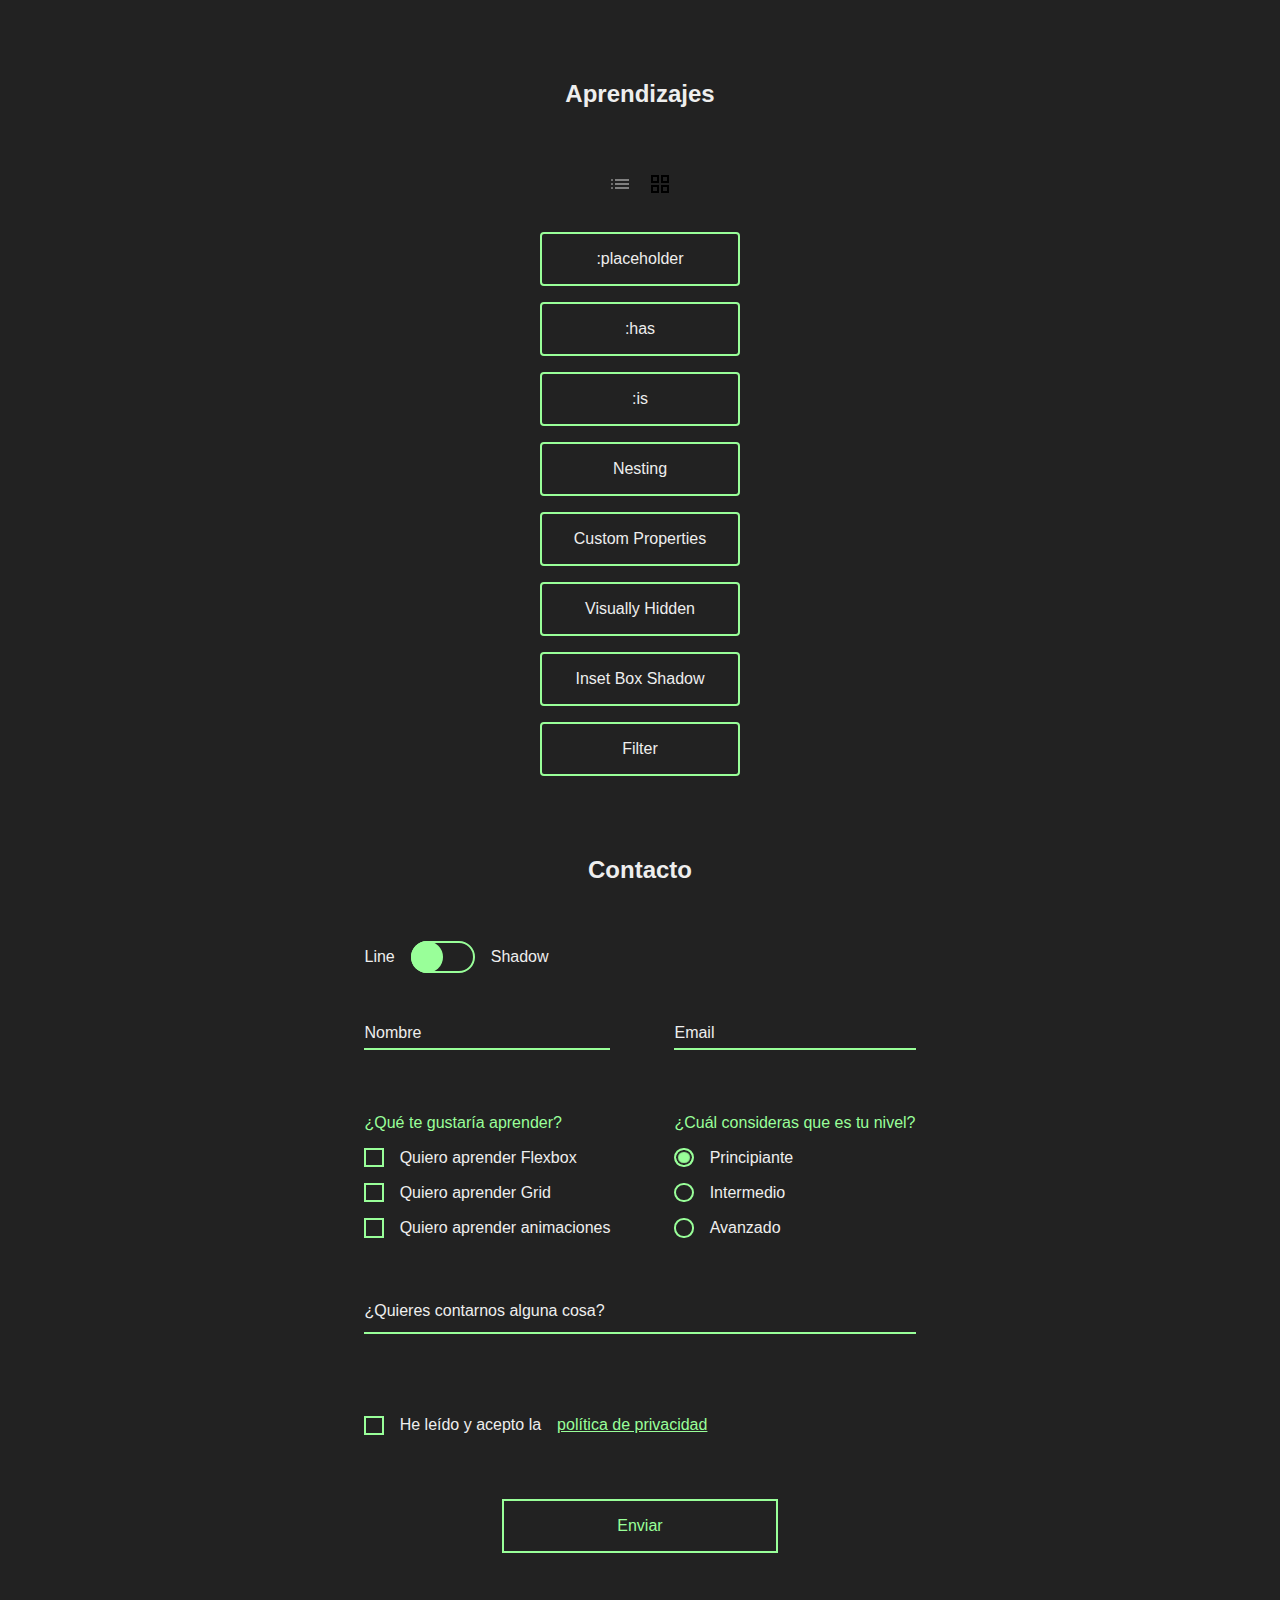
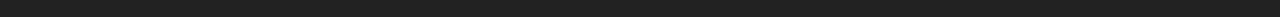
<file: sesion-1/index.html>
<!DOCTYPE html>
<html lang="en">
<head>
  <meta charset="UTF-8">
  <meta name="viewport" content="width=device-width, initial-scale=1.0">
  <title>Document</title>
  <link rel="stylesheet" href="style.css">
</head>
<body>


  <section id="learnings" class="learnings">

    <h2>Aprendizajes</h2>

    <div class="learnings-selector">
      <label for="list"><img src="assets/list.svg" alt="List view"></label>
      <input type="radio" name="view" id="list" class="visually-hidden" checked>
      <label for="grid"><img src="assets/grid.svg" alt="Grid view"></label>
      <input type="radio" name="view" id="grid" class="visually-hidden">
    </div>

    <ul class="learnings-list">
      <li>
        <label for="learning-placeholder">:placeholder</label>
        <input type="checkbox" name="" id="learning-placeholder" class="visually-hidden">
      </li>
      <li>
        <label for="learning-has">:has</label>
        <input type="checkbox" name="" id="learning-has" class="visually-hidden">
      </li>
      <li>
        <label for="learning-is">:is</label>
        <input type="checkbox" name="" id="learning-is" class="visually-hidden">
      </li>
      <li>
        <label for="learning-nesting">Nesting</label>
        <input type="checkbox" name="" id="learning-nesting" class="visually-hidden">
      </li>
      <li>
        <label for="learning-vars">Custom Properties</label>
        <input type="checkbox" name="" id="learning-vars" class="visually-hidden">
      </li>
      <li>
        <label for="learning-visual-hidden">Visually Hidden</label>
        <input type="checkbox" name="" id="learning-visual-hidden" class="visually-hidden">
      </li>
      <li>
        <label for="learning-inset-shadow">Inset Box Shadow</label>
        <input type="checkbox" name="" id="learning-inset-shadow" class="visually-hidden">
      </li>
      <li>
        <label for="learning-filter">Filter</label>
        <input type="checkbox" name="" id="learning-filter" class="visually-hidden">
      </li>
    </ul>

  </section>


  <section id="contacto" class="contact">
    <h2>Contacto</h2>

    <article class="contact-info">
      <form id="contactForm" class="form" action="">

        <fieldset class="form-style form-switch">
          <!-- <legend>Elige un estilo</legend> -->
          <label class="toggle" for="line">Line</label>
          <input type="radio" name="theme-form" id="line" checked class="check-toggle">
          <input type="radio" name="theme-form" id="shadow" class="check-toggle">
          <label for="shadow">Shadow</label>
        </fieldset>

        <fieldset class="field-text form-name">
          <label for="nombre">Nombre</label>
          <input type="text" name="nombre" id="nombre" placeholder="Escribe tu nombre">
        </fieldset>

        <fieldset class="field-text form-email">
          <label for="email">Email</label>
          <input type="email" name="email" id="email" placeholder="Escribe tu email">
        </fieldset>

        <fieldset class="field-check form-learn">
          <legend>¿Qué te gustaría aprender?</legend>
          <label for="learn-flex">Quiero aprender Flexbox</label>
          <input type="checkbox" name="flex" id="learn-flex" class="visually-hidden">
          <!-- <input type="checkbox" name="flex" id="flex"> -->
          <label for="learn-grid">Quiero aprender Grid</label>
          <input type="checkbox" name="grid" id="learn-grid" class="visually-hidden">
          <!-- <input type="checkbox" name="grid" id="grid"> -->
          <label for="learn-anim">Quiero aprender animaciones</label>
          <input type="checkbox" name="anim" id="learn-anim" class="visually-hidden">
          <!-- <input type="checkbox" name="anim" id="anim"> -->
        </fieldset>

        <fieldset class="field-radio form-level">
          <legend>¿Cuál consideras que es tu nivel?</legend>
          <label for="junior">Principiante</label>
          <!-- <input type="radio" name="level" id="junior" checked> -->
          <input type="radio" name="level" id="junior" checked class="visually-hidden">
          <label for="mid">Intermedio</label>
          <!-- <input type="radio" name="level" id="mid"> -->
          <input type="radio" name="level" id="mid" class="visually-hidden">
          <label for="senior">Avanzado</label>
          <!-- <input type="radio" name="level" id="senior"> -->
          <input type="radio" name="level" id="senior" class="visually-hidden">
        </fieldset>

        <fieldset class="field-area form-message">
          <label for="texto">¿Quieres contarnos alguna cosa?</label>
          <textarea name="texto" id="texto" cols="30" rows="10" placeholder="¿Qué nos quieres contar?"></textarea>
        </fieldset>
        
        <fieldset class="field-rgpd form-rgpd">
          <label for="rgpd">He leído y acepto la <a href="">política de privacidad</a></label>
          <input type="checkbox" name="rgpd" id="rgpd" class="visually-hidden">
        </fieldset>

        <input class="btn form-submit" type="submit" value="Enviar">

        <!-- <div class="form-resp">
          <span class="spinner"></span>
        </div> -->
      </form>
    </article>

  </section>
  
</body>
</html>
</file>
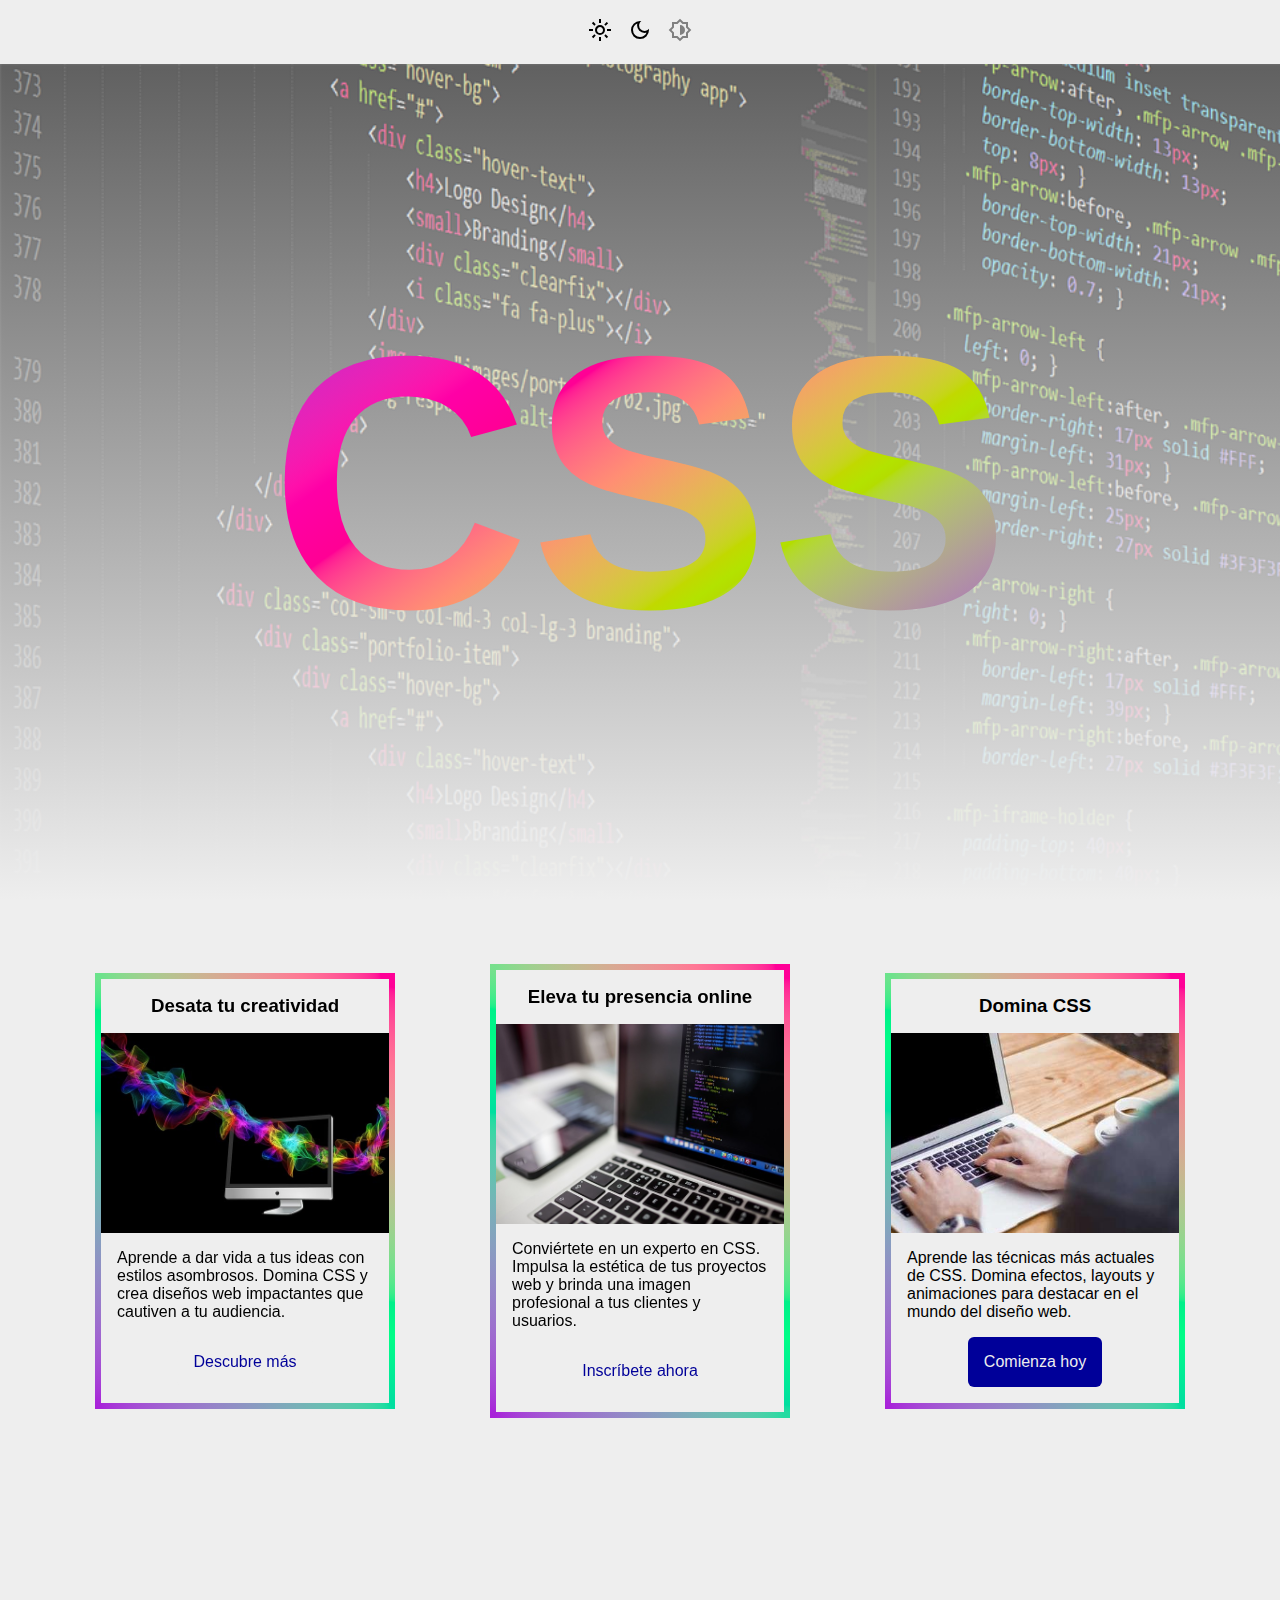
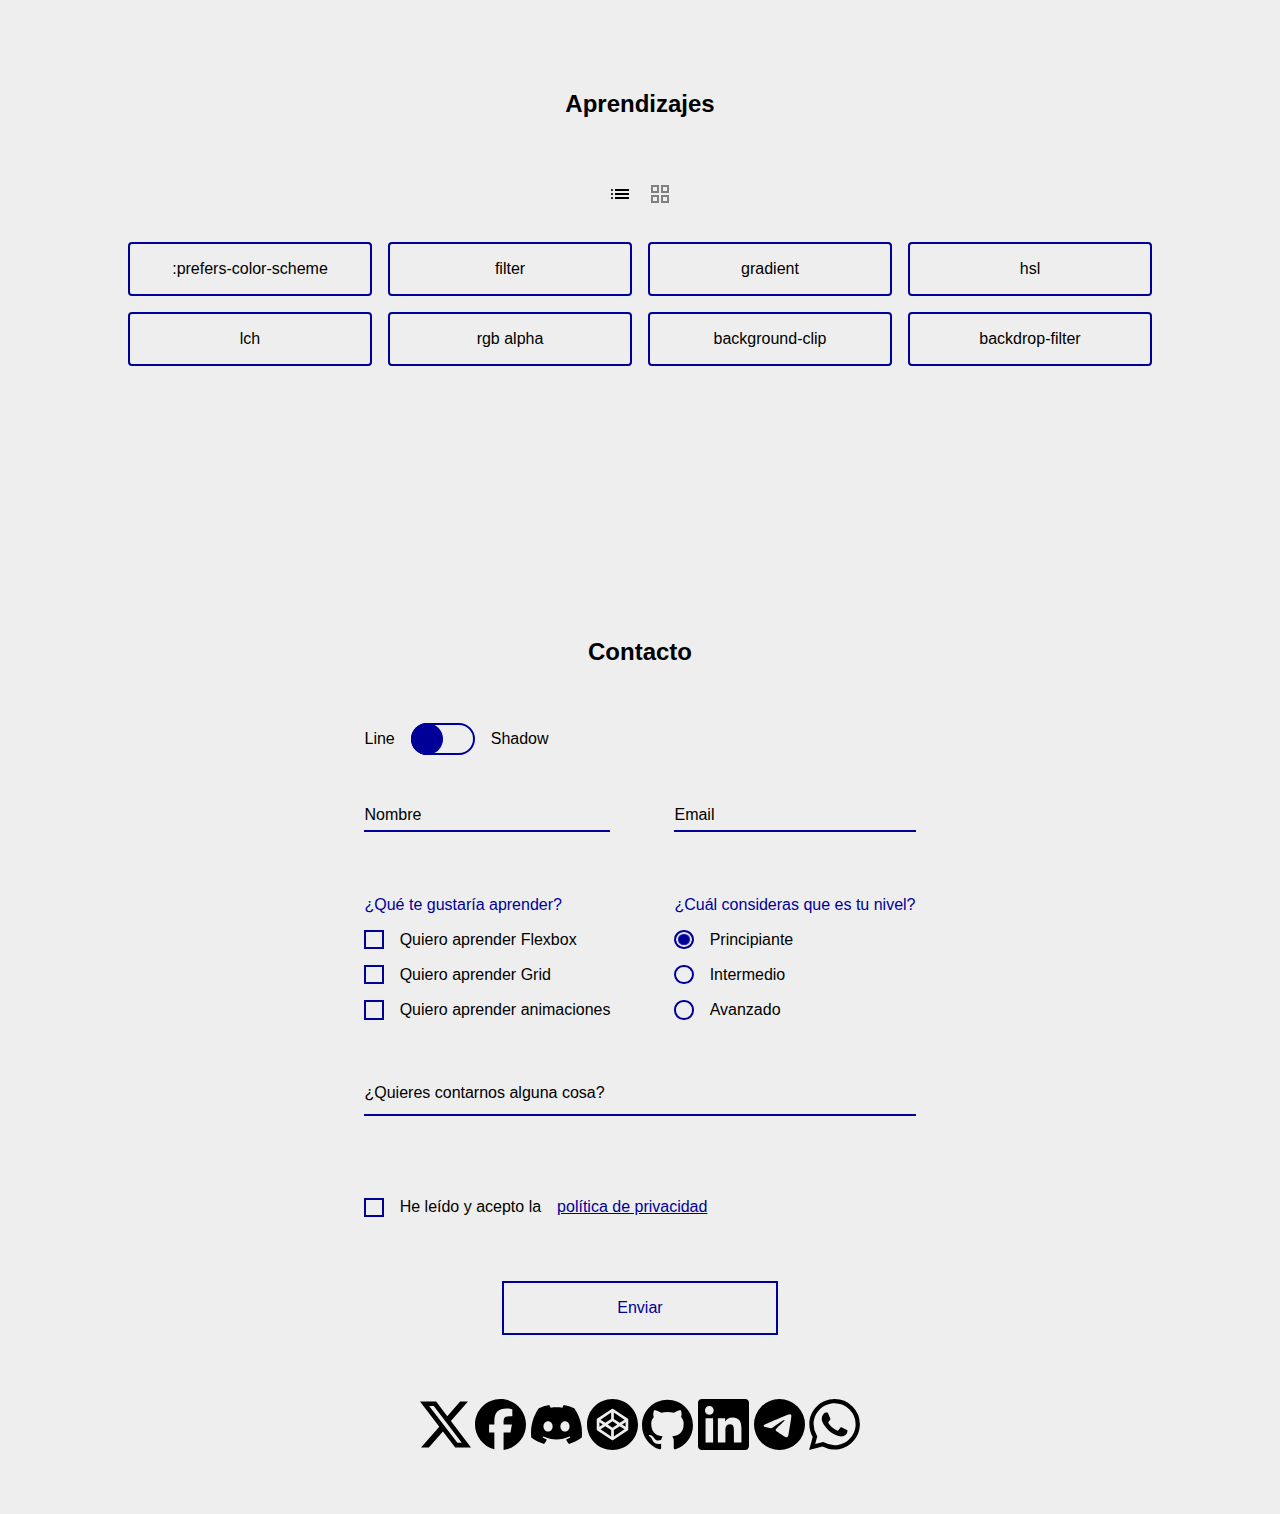
<file: sesion-2/index.html>
<!DOCTYPE html>
<html lang="en">
<head>
  <meta charset="UTF-8">
  <meta name="viewport" content="width=device-width, initial-scale=1.0">
  <title>Document</title>
  <link rel="stylesheet" href="style.css">
</head>
<body>

  <!-- <div class="gradient">hola</div> -->

  <header>
    <nav class="menu">
      <div class="theme selector">
        <label for="light"><img class="light" src="assets/light.svg" alt="Light Mode"></label>
        <input type="radio" name="theme" id="light" class="visually-hidden">
        <label for="dark"><img class="dark" src="assets/dark.svg" alt="Dark Mode"></label>
        <input type="radio" name="theme" id="dark" class="visually-hidden">
        <label for="system"><img class="system" src="assets/system.svg" alt="OS System Mode"></label>
        <input type="radio" name="theme" id="system" class="visually-hidden" checked>
      </div>
    </nav>
  </header>
  
  
  
<!-- <img class="demo-filter" src="assets/system.svg" alt="OS System Mode">
<img class="demo-filter" src="assets/system.png" alt="OS System Mode">
<svg class="demo-svg" xmlns="http://www.w3.org/2000/svg" height="24" viewBox="0 -960 960 960" width="24"><path d="M480-28 346-160H160v-186L28-480l132-134v-186h186l134-132 134 132h186v186l132 134-132 134v186H614L480-28Zm0-252q83 0 141.5-58.5T680-480q0-83-58.5-141.5T480-680v400Zm0 140 100-100h140v-140l100-100-100-100v-140H580L480-820 380-720H240v140L140-480l100 100v140h140l100 100Zm0-340Z"/></svg>
<img class="demo-filter" src="assets/shinobu.webp" alt="OS System Mode"> -->

<section class="inicio">
  <h1 class="gradient-text">CSS</h1>
</section>


<section class="highlights">

  <article class="card">
    <h3>Desata tu creatividad</h3>
    <img src="assets/creativity.jpg" alt="monitor de ordenador con una nube de colores">
    <p>Aprende a dar vida a tus ideas con estilos asombrosos. Domina CSS y crea diseños web impactantes que cautiven a tu audiencia.</p>
    <a class="card-btn" href="#contactForm">Descubre más</a>
  </article>

  <article class="card">
    <h3>Eleva tu presencia online</h3>
    <img src="assets/laptop.jpg" alt="">
    <p>Conviértete en un experto en CSS. Impulsa la estética de tus proyectos web y brinda una imagen profesional a tus clientes y usuarios.</p>
    <a class="card-btn" href="#contactForm">Inscríbete ahora</a>
  </article>

  <article class="card card--rounded">
    <h3>Domina CSS</h3>
    <img src="assets/remote.jpeg" alt="">
    <p>Aprende las técnicas más actuales de CSS. Domina efectos, layouts y animaciones para destacar en el mundo del diseño web.</p>
    <a class="card-btn" href="#contactForm">Comienza hoy</a>
  </article>

</section>



  <section id="learnings" class="learnings">

    <h2>Aprendizajes</h2>

    <div class="selector">
      <label for="list"><img src="assets/list.svg" alt="List view"></label>
      <input type="radio" name="view" id="list" class="visually-hidden">
      <label for="grid"><img src="assets/grid.svg" alt="Grid view"></label>
      <input type="radio" name="view" id="grid" class="visually-hidden" checked>
    </div>

    <ul class="learnings-list">
      <li>
        <label for="learning-color-scheme">:prefers-color-scheme</label>
        <input type="checkbox" name="" id="learning-color-scheme" class="visually-hidden">
      </li>
      <li>
        <label for="learning-filter">filter</label>
        <input type="checkbox" name="" id="learning-filter" class="visually-hidden">
      </li>
      <li>
        <label for="learning-gradient">gradient</label>
        <input type="checkbox" name="" id="learning-gradient" class="visually-hidden">
      </li>
      <li>
        <label for="learning-hsl">hsl</label>
        <input type="checkbox" name="" id="learning-hsl" class="visually-hidden">
      </li>
      <li>
        <label for="learning-lch">lch</label>
        <input type="checkbox" name="" id="learning-lch" class="visually-hidden">
      </li>
      <li>
        <label for="learning-rgb">rgb alpha</label>
        <input type="checkbox" name="" id="learning-rgb" class="visually-hidden">
      </li>
      <li>
        <label for="learning-background-clip">background-clip</label>
        <input type="checkbox" name="" id="learning-background-clip" class="visually-hidden">
      </li>
      <li>
        <label for="learning-backdrop">backdrop-filter</label>
        <input type="checkbox" name="" id="learning-backdrop" class="visually-hidden">
      </li>
    </ul>

  </section>


  <section id="contacto" class="contact">
    <h2>Contacto</h2>

    <article class="contact-info">
      <form id="contactForm" class="form" action="">

        <fieldset class="form-style form-switch">
          <!-- <legend>Elige un estilo</legend> -->
          <label class="toggle" for="line">Line</label>
          <input type="radio" name="theme-form" id="line" checked class="check-toggle">
          <input type="radio" name="theme-form" id="shadow" class="check-toggle">
          <label for="shadow">Shadow</label>
        </fieldset>

        <fieldset class="field-text form-name">
          <label for="nombre">Nombre</label>
          <input type="text" name="nombre" id="nombre" placeholder="Escribe tu nombre">
        </fieldset>

        <fieldset class="field-text form-email">
          <label for="email">Email</label>
          <input type="email" name="email" id="email" placeholder="Escribe tu email">
        </fieldset>

        <fieldset class="field-check form-learn">
          <legend>¿Qué te gustaría aprender?</legend>
          <label for="learn-flex">Quiero aprender Flexbox</label>
          <input type="checkbox" name="flex" id="learn-flex" class="visually-hidden">
          <!-- <input type="checkbox" name="flex" id="flex"> -->
          <label for="learn-grid">Quiero aprender Grid</label>
          <input type="checkbox" name="grid" id="learn-grid" class="visually-hidden">
          <!-- <input type="checkbox" name="grid" id="grid"> -->
          <label for="learn-anim">Quiero aprender animaciones</label>
          <input type="checkbox" name="anim" id="learn-anim" class="visually-hidden">
          <!-- <input type="checkbox" name="anim" id="anim"> -->
        </fieldset>

        <fieldset class="field-radio form-level">
          <legend>¿Cuál consideras que es tu nivel?</legend>
          <label for="junior">Principiante</label>
          <!-- <input type="radio" name="level" id="junior" checked> -->
          <input type="radio" name="level" id="junior" checked class="visually-hidden">
          <label for="mid">Intermedio</label>
          <!-- <input type="radio" name="level" id="mid"> -->
          <input type="radio" name="level" id="mid" class="visually-hidden">
          <label for="senior">Avanzado</label>
          <!-- <input type="radio" name="level" id="senior"> -->
          <input type="radio" name="level" id="senior" class="visually-hidden">
        </fieldset>

        <fieldset class="field-area form-message">
          <label for="texto">¿Quieres contarnos alguna cosa?</label>
          <textarea name="texto" id="texto" cols="30" rows="10" placeholder="¿Qué nos quieres contar?"></textarea>
        </fieldset>
        
        <fieldset class="field-rgpd form-rgpd">
          <label for="rgpd">He leído y acepto la <a href="">política de privacidad</a></label>
          <input type="checkbox" name="rgpd" id="rgpd" class="visually-hidden">
        </fieldset>

        <input class="btn form-submit" type="submit" value="Enviar">

      </form>

      <div class="social">
        <a href="https://x.com" target="_blank"><img class="icon" src="assets/x.svg" alt="X"></a>
        <a href="https://www.facebook.com" target="_blank"><img class="icon" src="assets/facebook.svg" alt="Facebook"></a>
        <a href="https://discord.com/" target="_blank"><img class="icon" src="assets/discord.svg" alt="Discord"></a>
        <a href="https://codepen.io/" target="_blank"><img class="icon" src="assets/codepen.svg" alt="Codepen"></a>
        <a href="https://github.com/" target="_blank"><img class="icon" src="assets/github.svg" alt="Github"></a>
        <a href="https://linkedin.com/" target="_blank"><img class="icon" src="assets/linkedin.svg" alt="Linkedin"></a>
        <a href="https://telegram.com/" target="_blank"><img class="icon" src="assets/telegram.svg" alt="Telegram"></a>
        <a href="https://whatsapp.com/" target="_blank"><img class="icon" src="assets/whatsapp.svg" alt="Whatsapp"></a>
      </div>

    </article>

  </section>
  
</body>
</html>
</file>
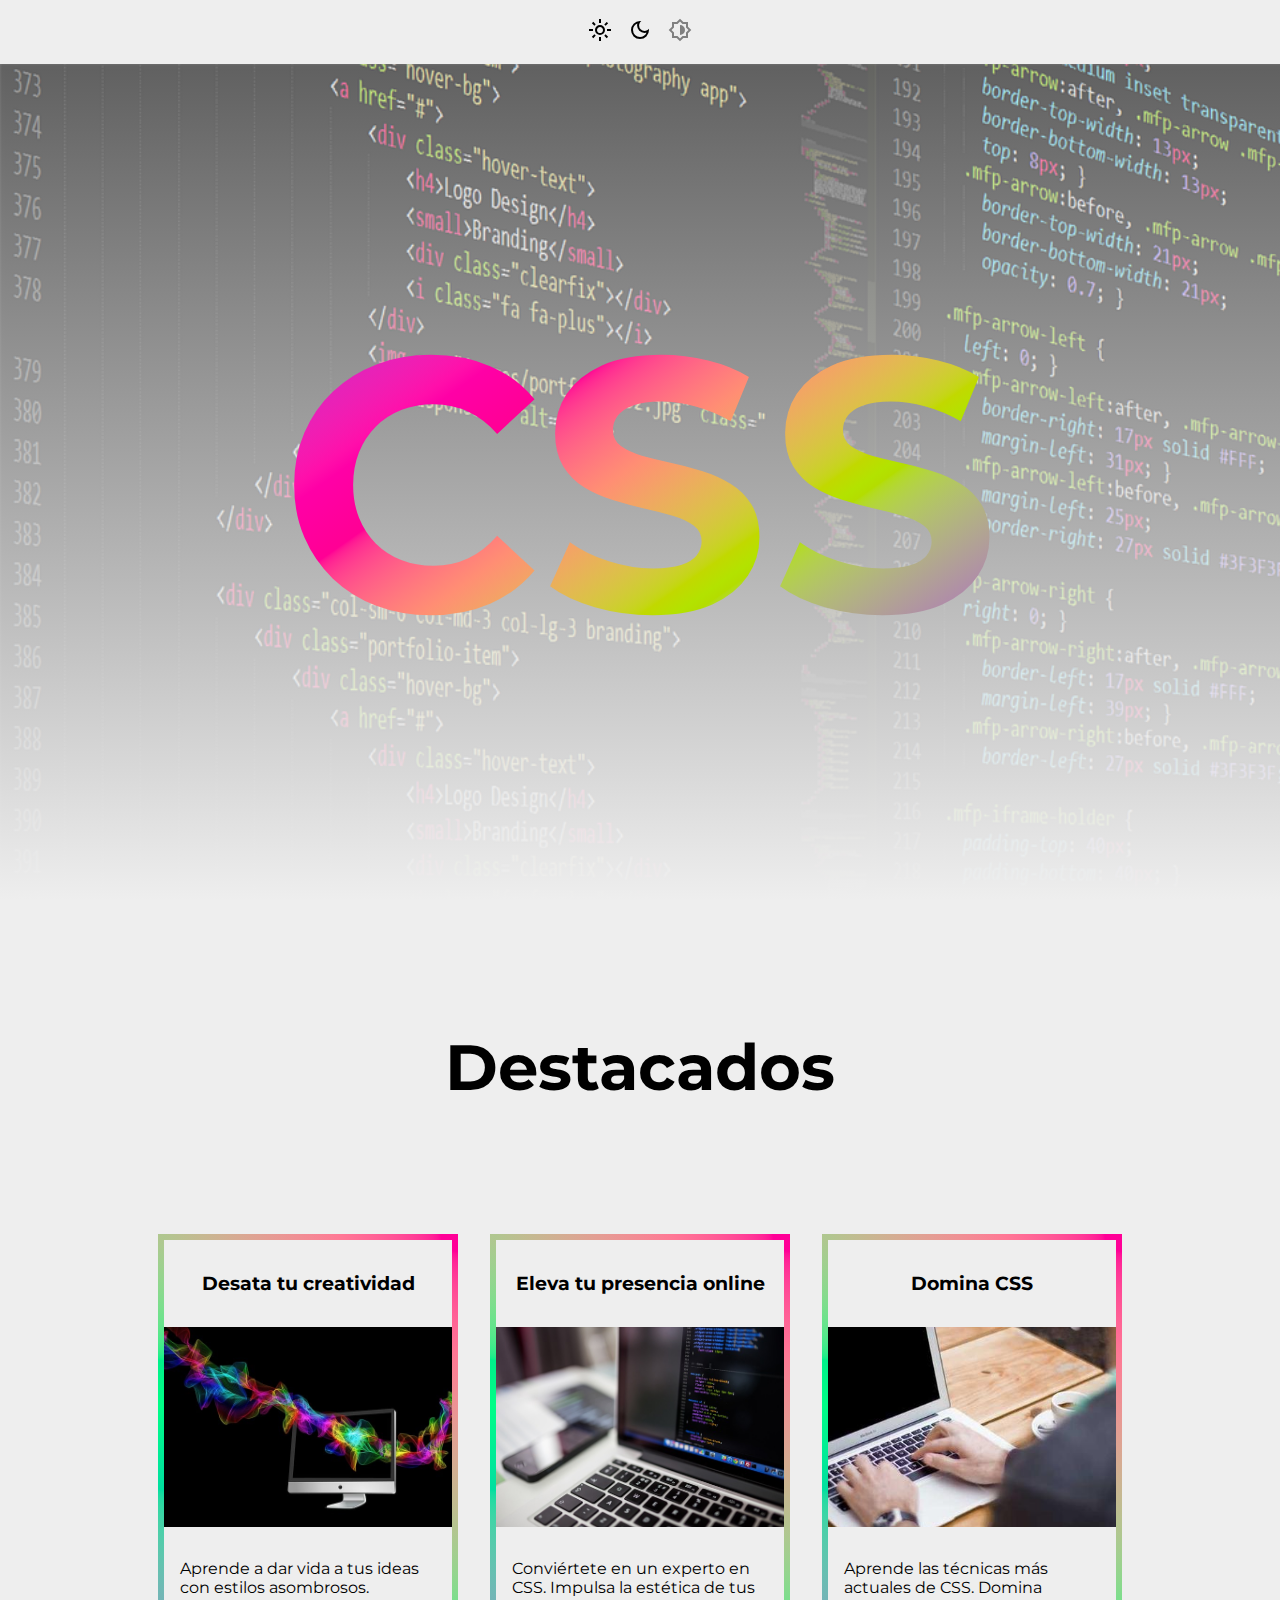
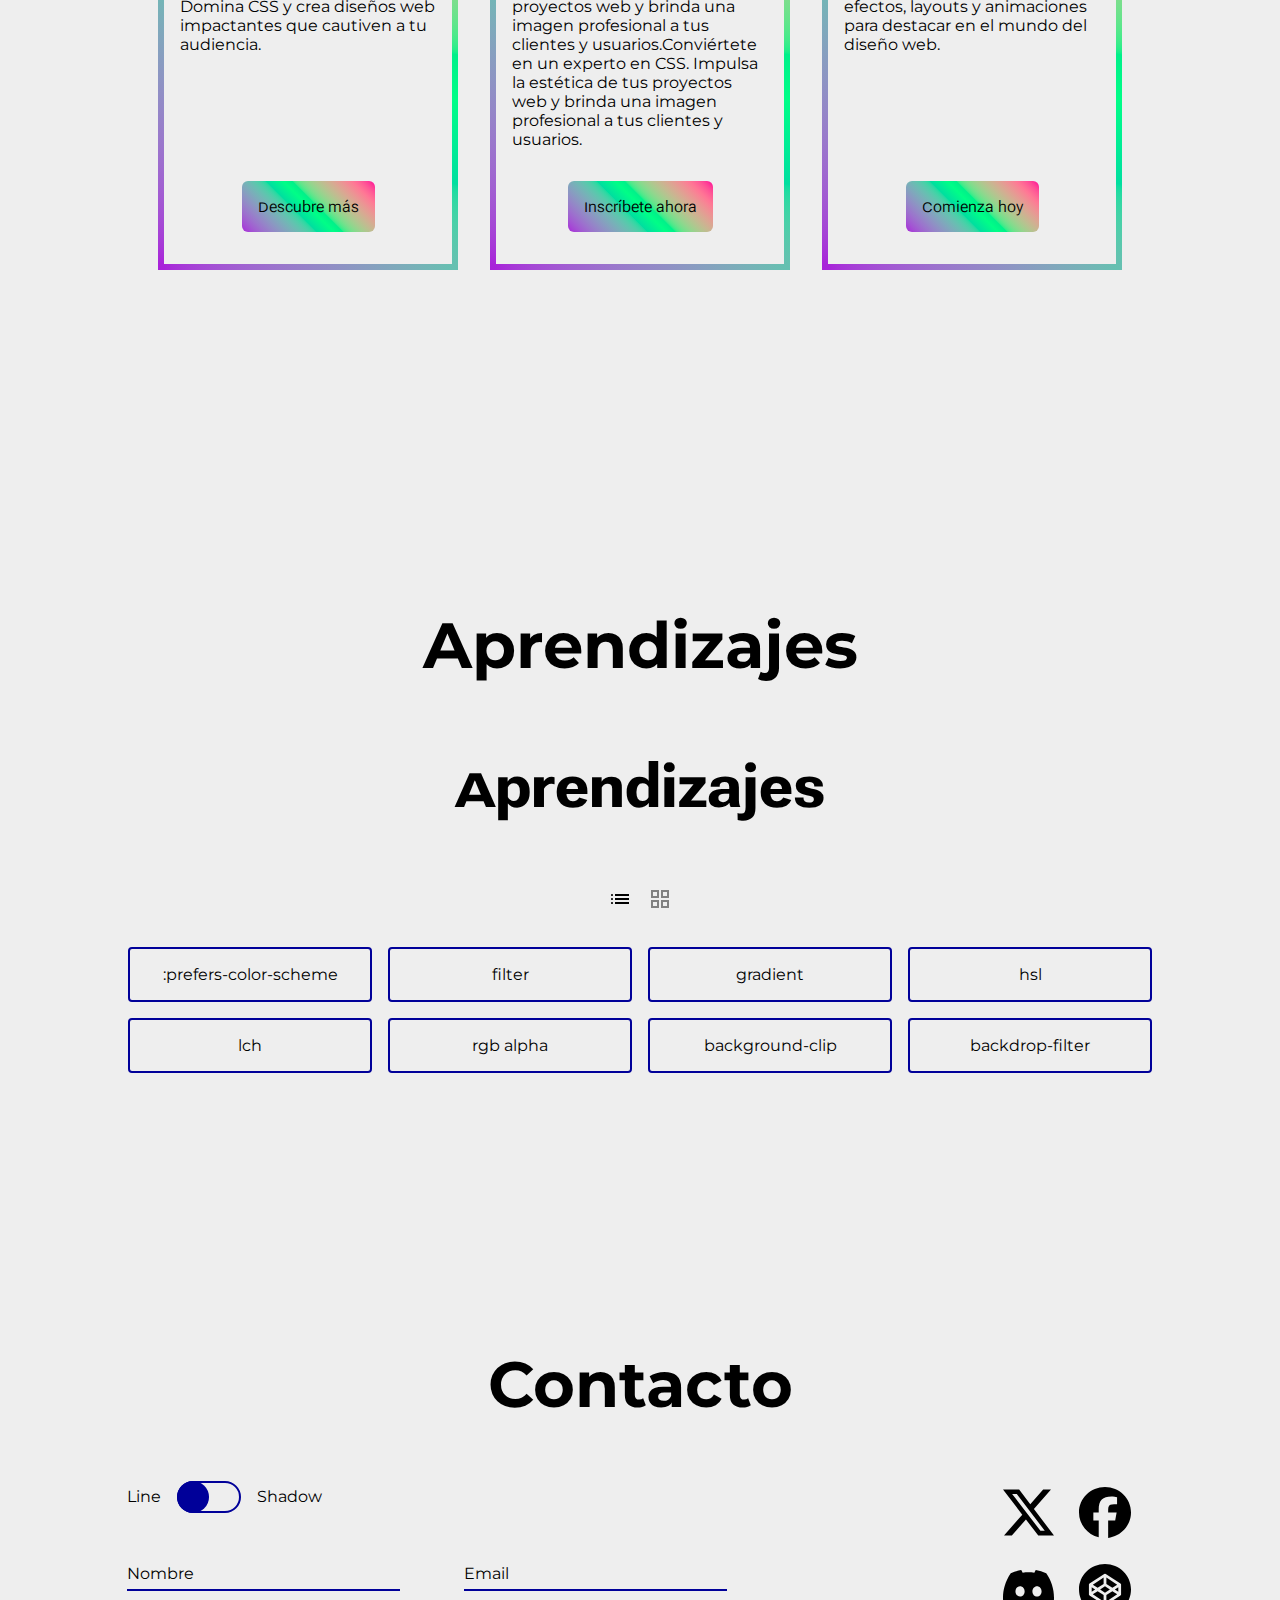
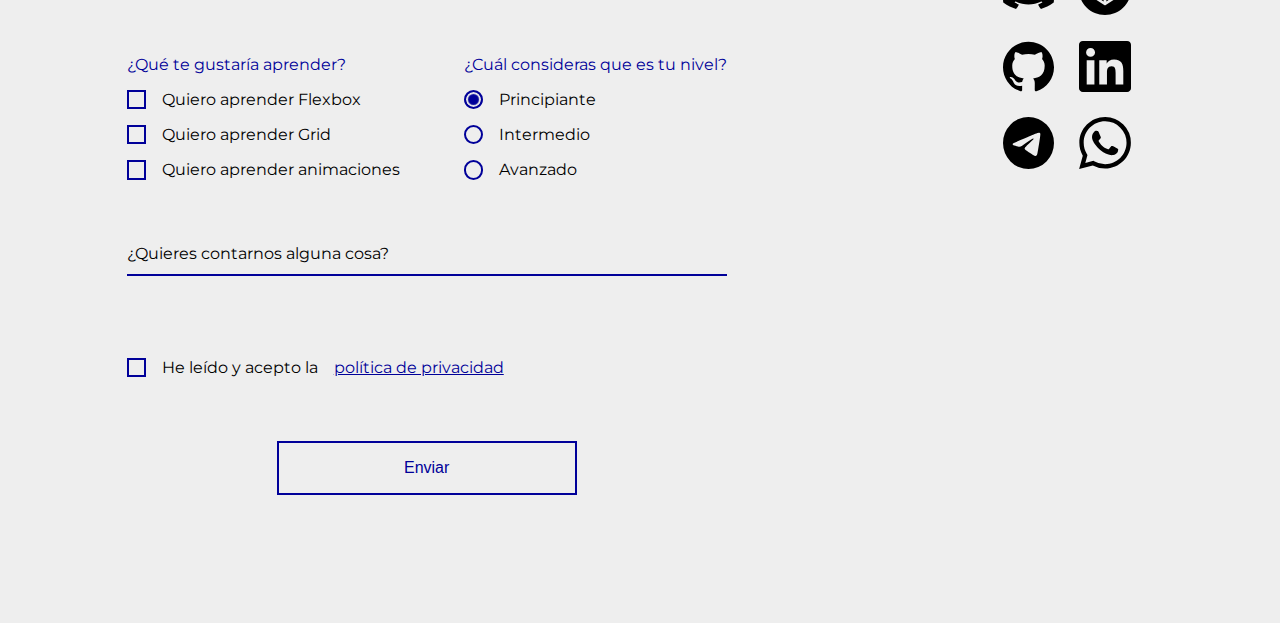
<file: sesion-3/index.html>
<!DOCTYPE html>
<html lang="en">
<head>
  <meta charset="UTF-8">
  <meta name="viewport" content="width=device-width, initial-scale=1.0">
  <title>Document</title>
  <link rel="stylesheet" href="style.css">

  <link rel="preconnect" href="https://fonts.googleapis.com">
  <link rel="preconnect" href="https://fonts.gstatic.com" crossorigin>
  <link href="https://fonts.googleapis.com/css2?family=Montserrat:wght@200;400;700&family=Roboto+Flex:opsz,GRAD,YTUC@8..144,150,712;8..144,150,760&display=swap" rel="stylesheet">

</head>
<body>
  <header>
    <nav class="menu">
      <div class="theme selector">
        <label for="light"><img class="light" src="assets/light.svg" alt="Light Mode"></label>
        <input type="radio" name="theme" id="light" class="visually-hidden">
        <label for="dark"><img class="dark" src="assets/dark.svg" alt="Dark Mode"></label>
        <input type="radio" name="theme" id="dark" class="visually-hidden">
        <label for="system"><img class="system" src="assets/system.svg" alt="OS System Mode"></label>
        <input type="radio" name="theme" id="system" class="visually-hidden" checked>
      </div>
    </nav>
  </header>

<section class="inicio">
  <h1 class="gradient-text">CSS</h1>
</section>


<section class="highlights">

  <h2>Destacados</h2>

  <section class="cards">
    <article class="card">
      <h3 class="card-title">Desata tu creatividad</h3>
      <img class="card-img" src="assets/creativity.jpg" alt="monitor de ordenador con una nube de colores">
      <p class="card-text">Aprende a dar vida a tus ideas con estilos asombrosos. Domina CSS y crea diseños web impactantes que cautiven a tu audiencia.</p>
      <a class="card-btn" href="#contactForm">Descubre más</a>
    </article>

    <article class="card">
      <h3 class="card-title">Eleva tu presencia online</h3>
      <img class="card-img" src="assets/laptop.jpg" alt="">
      <p class="card-text">Conviértete en un experto en CSS. Impulsa la estética de tus proyectos web y brinda una imagen profesional a tus clientes y usuarios.Conviértete en un experto en CSS. Impulsa la estética de tus proyectos web y brinda una imagen profesional a tus clientes y usuarios.</p>
      <a class="card-btn" href="#contactForm">Inscríbete ahora</a>
    </article>

    <article class="card">
      <h3 class="card-title">Domina CSS</h3>
      <img class="card-img" src="assets/remote.jpeg" alt="">
      <p class="card-text">Aprende las técnicas más actuales de CSS. Domina efectos, layouts y animaciones para destacar en el mundo del diseño web.</p>
      <a class="card-btn" href="#contactForm">Comienza hoy</a>
    </article>
  </section>

</section>

  <section id="learnings" class="learnings">

    <h2>Aprendizajes</h2>
    <h3>Aprendizajes</h3>

    <div class="selector">
      <label for="list"><img src="assets/list.svg" alt="List view"></label>
      <input type="radio" name="view" id="list" class="visually-hidden">
      <label for="grid"><img src="assets/grid.svg" alt="Grid view"></label>
      <input type="radio" name="view" id="grid" class="visually-hidden" checked>
    </div>

    <ul class="learnings-list">
      <li>
        <label for="learning-color-scheme">:prefers-color-scheme</label>
        <input type="checkbox" name="" id="learning-color-scheme" class="visually-hidden">
      </li>
      <li>
        <label for="learning-filter">filter</label>
        <input type="checkbox" name="" id="learning-filter" class="visually-hidden">
      </li>
      <li>
        <label for="learning-gradient">gradient</label>
        <input type="checkbox" name="" id="learning-gradient" class="visually-hidden">
      </li>
      <li>
        <label for="learning-hsl">hsl</label>
        <input type="checkbox" name="" id="learning-hsl" class="visually-hidden">
      </li>
      <li>
        <label for="learning-lch">lch</label>
        <input type="checkbox" name="" id="learning-lch" class="visually-hidden">
      </li>
      <li>
        <label for="learning-rgb">rgb alpha</label>
        <input type="checkbox" name="" id="learning-rgb" class="visually-hidden">
      </li>
      <li>
        <label for="learning-background-clip">background-clip</label>
        <input type="checkbox" name="" id="learning-background-clip" class="visually-hidden">
      </li>
      <li>
        <label for="learning-backdrop">backdrop-filter</label>
        <input type="checkbox" name="" id="learning-backdrop" class="visually-hidden">
      </li>
    </ul>

  </section>


  <section id="contacto" class="contact">
    <h2>Contacto</h2>

    <article class="contact-info">
      <form id="contactForm" class="form" action="">

        <fieldset class="form-style form-switch">
          <!-- <legend>Elige un estilo</legend> -->
          <label class="toggle" for="line">Line</label>
          <input type="radio" name="theme-form" id="line" checked class="check-toggle">
          <input type="radio" name="theme-form" id="shadow" class="check-toggle">
          <label for="shadow">Shadow</label>
        </fieldset>

        <fieldset class="field-text form-name">
          <label for="nombre">Nombre</label>
          <input type="text" name="nombre" id="nombre" placeholder="Escribe tu nombre">
        </fieldset>

        <fieldset class="field-text form-email">
          <label for="email">Email</label>
          <input type="email" name="email" id="email" placeholder="Escribe tu email">
        </fieldset>

        <fieldset class="field-check form-learn">
          <legend>¿Qué te gustaría aprender?</legend>
          <label for="learn-flex">Quiero aprender Flexbox</label>
          <input type="checkbox" name="flex" id="learn-flex" class="visually-hidden">
          <label for="learn-grid">Quiero aprender Grid</label>
          <input type="checkbox" name="grid" id="learn-grid" class="visually-hidden">
          <label for="learn-anim">Quiero aprender animaciones</label>
          <input type="checkbox" name="anim" id="learn-anim" class="visually-hidden">
        </fieldset>

        <fieldset class="field-radio form-level">
          <legend>¿Cuál consideras que es tu nivel?</legend>
          <label for="junior">Principiante</label>
          <input type="radio" name="level" id="junior" checked class="visually-hidden">
          <label for="mid">Intermedio</label>
          <input type="radio" name="level" id="mid" class="visually-hidden">
          <label for="senior">Avanzado</label>
          <input type="radio" name="level" id="senior" class="visually-hidden">
        </fieldset>

        <fieldset class="field-area form-message">
          <label for="texto">¿Quieres contarnos alguna cosa?</label>
          <textarea name="texto" id="texto" cols="30" rows="10" placeholder="¿Qué nos quieres contar?"></textarea>
        </fieldset>
        
        <fieldset class="field-rgpd form-rgpd">
          <label for="rgpd">He leído y acepto la <a href="">política de privacidad</a></label>
          <input type="checkbox" name="rgpd" id="rgpd" class="visually-hidden">
        </fieldset>

        <input class="btn form-submit" type="submit" value="Enviar">

      </form>

      <div class="social">
        <a href="https://x.com" target="_blank"><img class="icon" src="assets/x.svg" alt="X"></a>
        <a href="https://www.facebook.com" target="_blank"><img class="icon" src="assets/facebook.svg" alt="Facebook"></a>
        <a href="https://discord.com/" target="_blank"><img class="icon" src="assets/discord.svg" alt="Discord"></a>
        <a href="https://codepen.io/" target="_blank"><img class="icon" src="assets/codepen.svg" alt="Codepen"></a>
        <a href="https://github.com/" target="_blank"><img class="icon" src="assets/github.svg" alt="Github"></a>
        <a href="https://linkedin.com/" target="_blank"><img class="icon" src="assets/linkedin.svg" alt="Linkedin"></a>
        <a href="https://telegram.com/" target="_blank"><img class="icon" src="assets/telegram.svg" alt="Telegram"></a>
        <a href="https://whatsapp.com/" target="_blank"><img class="icon" src="assets/whatsapp.svg" alt="Whatsapp"></a>
      </div>

    </article>

  </section>
  
</body>
</html>
</file>
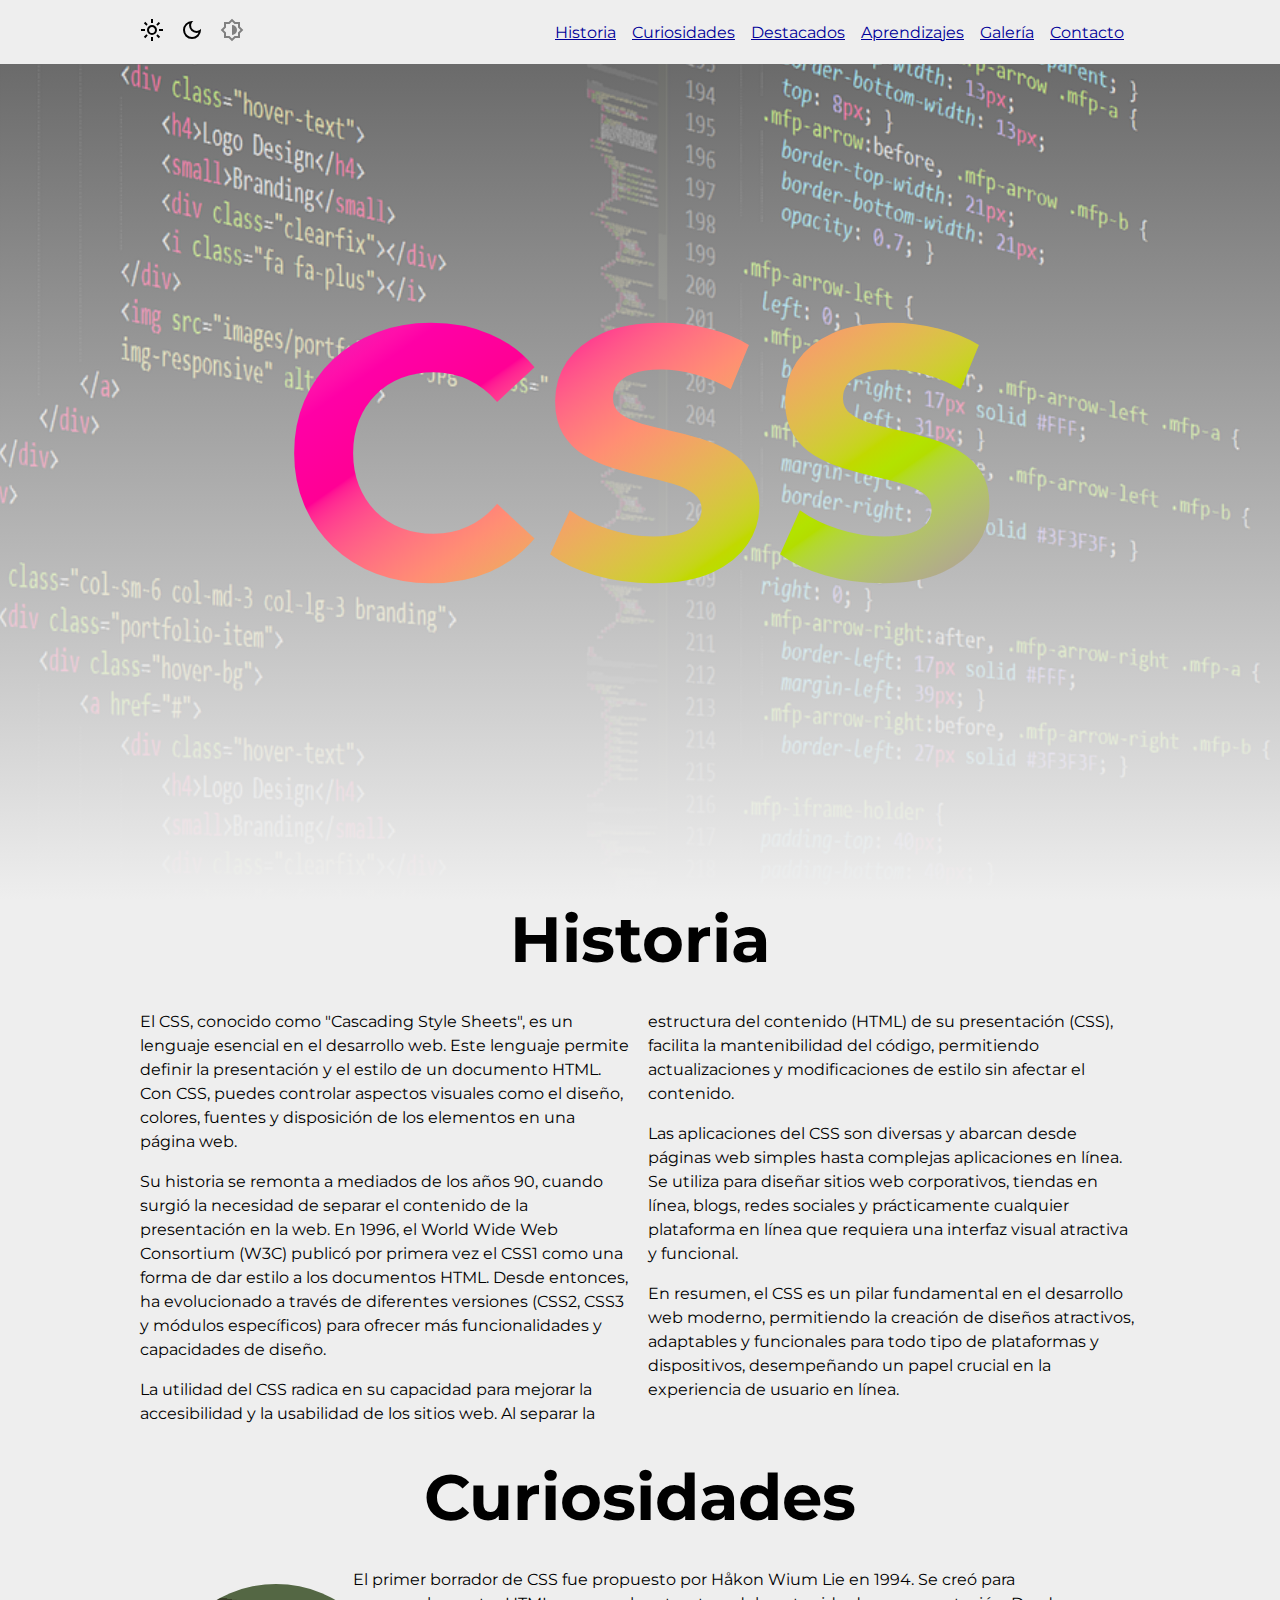
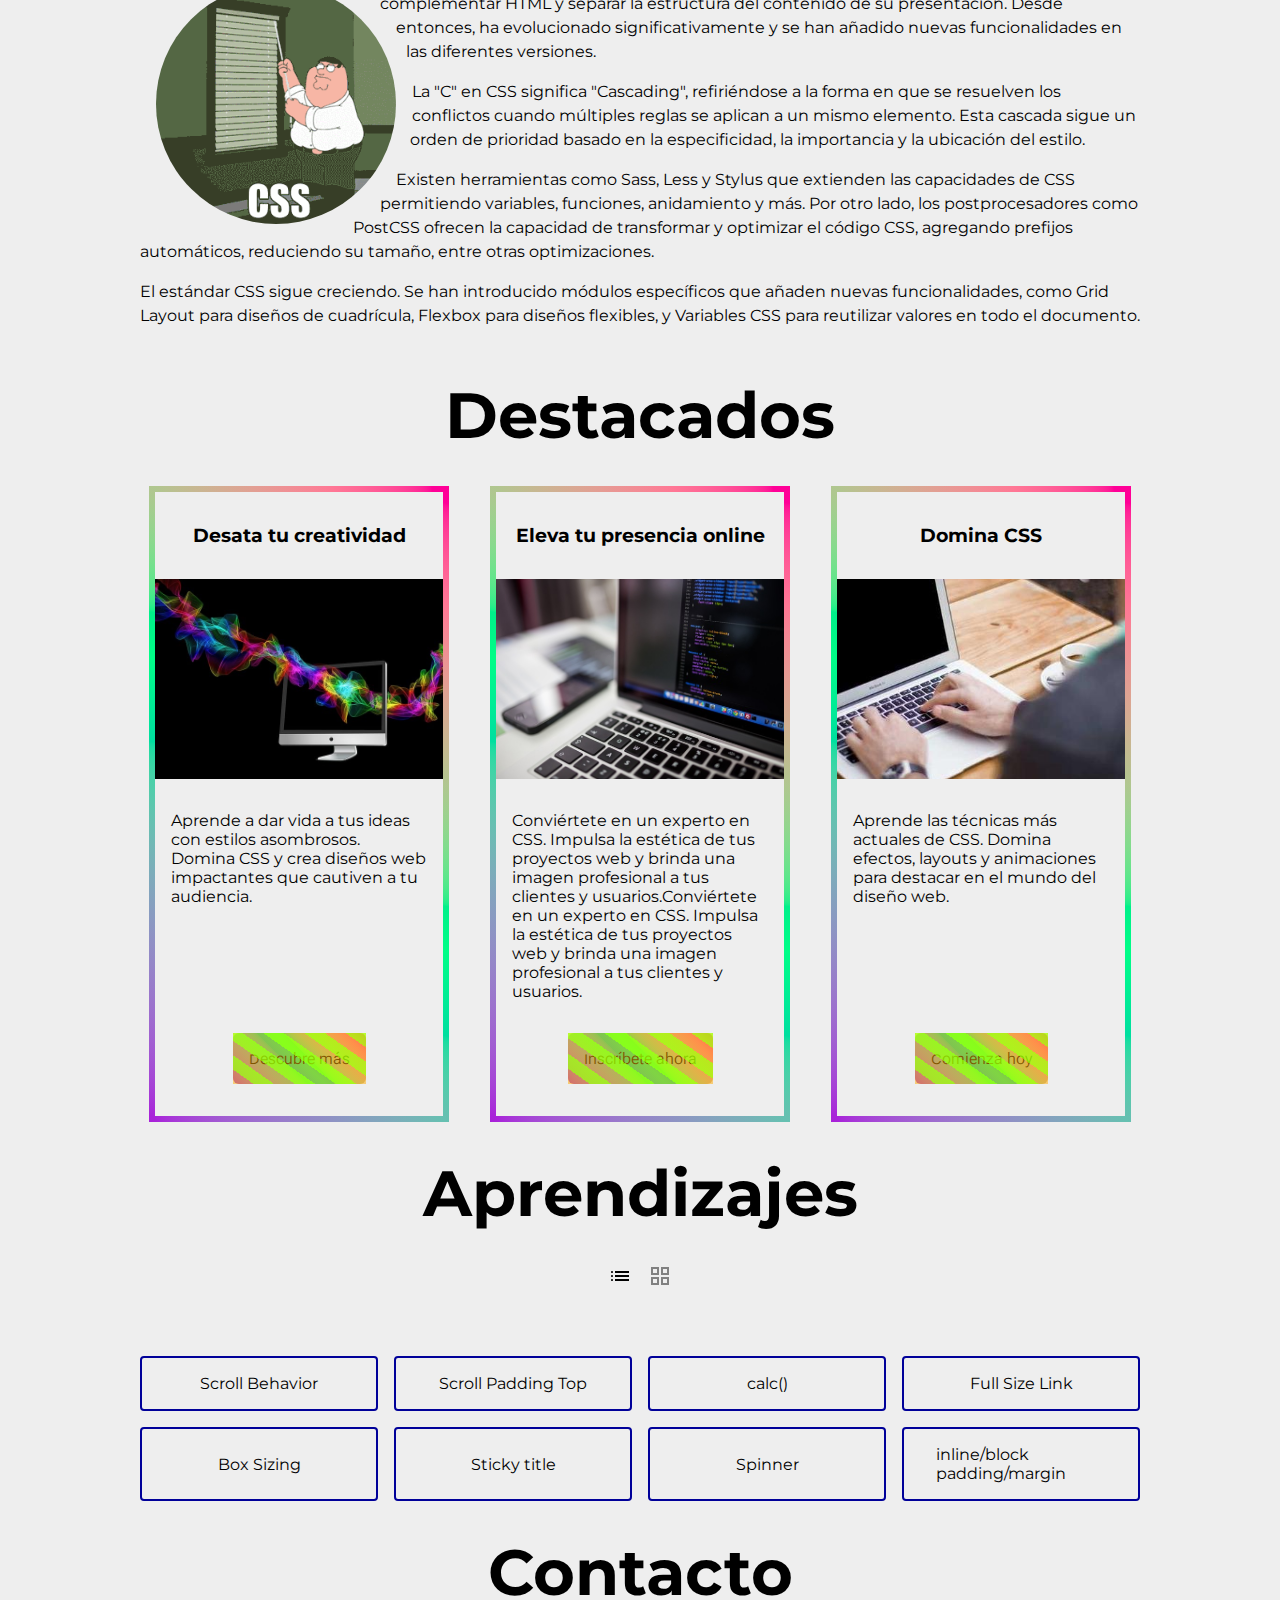
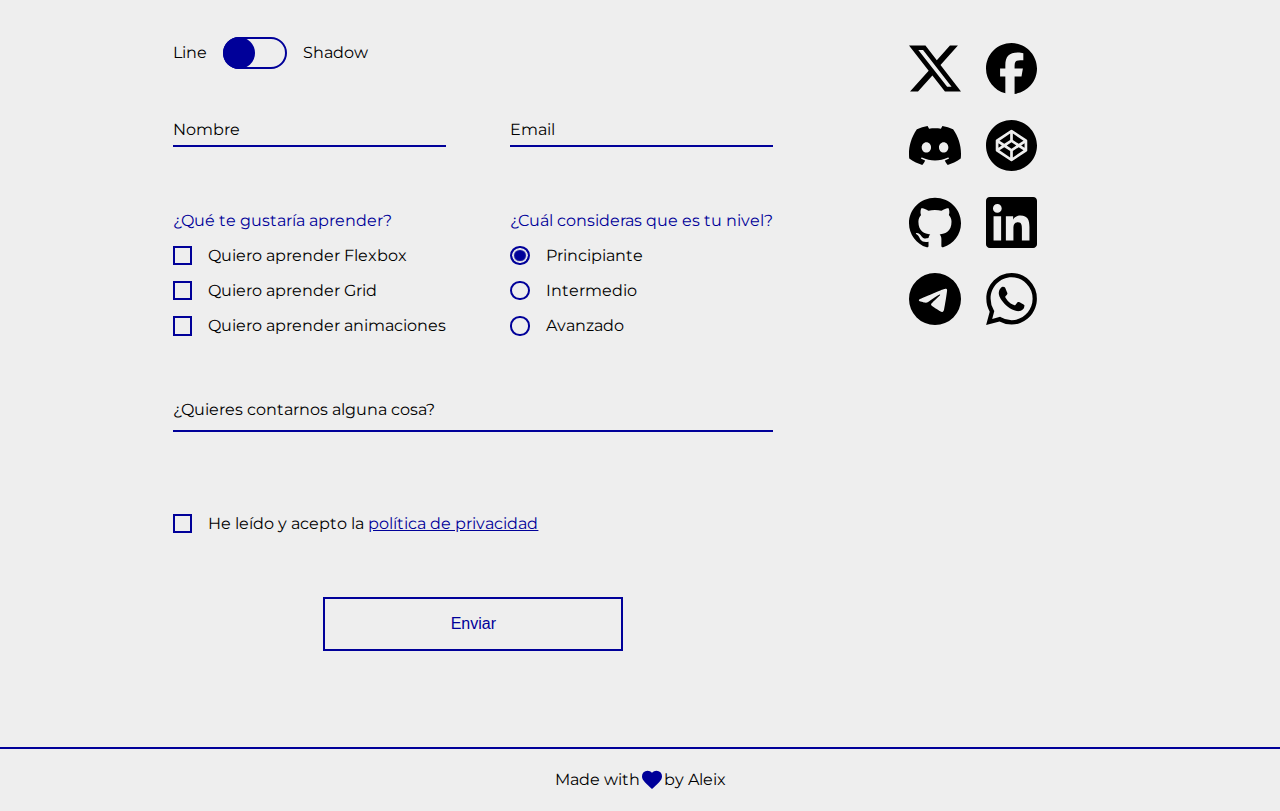
<file: sesion-4/index.html>
<!DOCTYPE html>
  <!-- step 0 -->
<!-- <html lang="en" dir="rtl"> -->
<html lang="en">
<head>
  <meta charset="UTF-8">
  <meta name="viewport" content="width=device-width, initial-scale=1.0">
  <title>Document</title>
  <link rel="stylesheet" href="style.css">
  <!-- step 4 - menu fixed & mobile  -->
  <link rel="stylesheet" media='screen and (width < 600px)' href="menu.css"/>

  <link rel="preconnect" href="https://fonts.googleapis.com">
  <link rel="preconnect" href="https://fonts.gstatic.com" crossorigin>
  <link href="https://fonts.googleapis.com/css2?family=Montserrat:wght@200;400;700&family=Roboto+Flex:opsz,GRAD,YTUC@8..144,150,712;8..144,150,760&display=swap" rel="stylesheet">

</head>
<body>

  <!-- step 0 -->
  <!-- <div class="box">BOX</div> -->

  <header>
    <!-- step 4 - menu fixed & mobile  -->
    <nav class="menu">
      <div class="theme selector">
        <label for="light"><img class="light" src="assets/light.svg" alt="Light Mode"></label>
        <input type="radio" name="theme" id="light" class="visually-hidden">
        <label for="dark"><img class="dark" src="assets/dark.svg" alt="Dark Mode"></label>
        <input type="radio" name="theme" id="dark" class="visually-hidden">
        <label for="system"><img class="system" src="assets/system.svg" alt="OS System Mode"></label>
        <input type="radio" name="theme" id="system" class="visually-hidden" checked>
      </div>
      <a class="menu-link" href="#historia">Historia</a>
      <a class="menu-link" href="#curiosidades">Curiosidades</a>
      <a class="menu-link" href="#destacados">Destacados</a>
      <a class="menu-link link-apren" href="#aprendizajes">Aprendizajes</a>
      <a class="menu-link" href="#galeria">Galería</a>
      <a class="menu-link" href="#contacto">Contacto</a>
      <div class="toggle-menu-mobile">
        <label class="label-toggle" for="toggle-menu">
          <img class="toggle-open" src="assets/menu.svg" alt="Open Menu">
          <img class="toggle-close" src="assets/close.svg" alt="Close Menu">
        </label>
        <input type="checkbox" id="toggle-menu" class="visually-hidden">
      </div>
    </nav>
  </header>

<section class="inicio">
  <h1 class="gradient-text">CSS</h1>
</section>

<!-- step 5 - columns  -->
<section id="historia" class="historia">
  <h2>Historia</h2>

  <div class="hist">
    <p>El CSS, conocido como "Cascading Style Sheets", es un lenguaje esencial en el desarrollo web. Este lenguaje permite definir la presentación y el estilo de un documento HTML. Con CSS, puedes controlar aspectos visuales como el diseño, colores, fuentes y disposición de los elementos en una página web.</p>
    <p>Su historia se remonta a mediados de los años 90, cuando surgió la necesidad de separar el contenido de la presentación en la web. En 1996, el World Wide Web Consortium (W3C) publicó por primera vez el CSS1 como una forma de dar estilo a los documentos HTML. Desde entonces, ha evolucionado a través de diferentes versiones (CSS2, CSS3 y módulos específicos) para ofrecer más funcionalidades y capacidades de diseño.</p>
    <p>La utilidad del CSS radica en su capacidad para mejorar la accesibilidad y la usabilidad de los sitios web. Al separar la estructura del contenido (HTML) de su presentación (CSS), facilita la mantenibilidad del código, permitiendo actualizaciones y modificaciones de estilo sin afectar el contenido.</p>
    <p>Las aplicaciones del CSS son diversas y abarcan desde páginas web simples hasta complejas aplicaciones en línea. Se utiliza para diseñar sitios web corporativos, tiendas en línea, blogs, redes sociales y prácticamente cualquier plataforma en línea que requiera una interfaz visual atractiva y funcional.</p>
    <p>En resumen, el CSS es un pilar fundamental en el desarrollo web moderno, permitiendo la creación de diseños atractivos, adaptables y funcionales para todo tipo de plataformas y dispositivos, desempeñando un papel crucial en la experiencia de usuario en línea.</p>
  </div>
</section>

<!-- step 6 - shape outside  -->
<section id="curiosidades" class="curiosidades">
  <h2>Curiosidades</h2>

  <div class="datos">
    <img class="shaped" src="assets/peter.gif" alt="">
    <p>El primer borrador de CSS fue propuesto por Håkon Wium Lie en 1994. Se creó para complementar HTML y separar la estructura del contenido de su presentación. Desde entonces, ha evolucionado significativamente y se han añadido nuevas funcionalidades en las diferentes versiones.</p>
    <p>La "C" en CSS significa "Cascading", refiriéndose a la forma en que se resuelven los conflictos cuando múltiples reglas se aplican a un mismo elemento. Esta cascada sigue un orden de prioridad basado en la especificidad, la importancia y la ubicación del estilo.</p>
    <p>Existen herramientas como Sass, Less y Stylus que extienden las capacidades de CSS permitiendo variables, funciones, anidamiento y más. Por otro lado, los postprocesadores como PostCSS ofrecen la capacidad de transformar y optimizar el código CSS, agregando prefijos automáticos, reduciendo su tamaño, entre otras optimizaciones.</p>
    <p>El estándar CSS sigue creciendo. Se han introducido módulos específicos que añaden nuevas funcionalidades, como Grid Layout para diseños de cuadrícula, Flexbox para diseños flexibles, y Variables CSS para reutilizar valores en todo el documento.</p>
  </div>
</section>

<section id="destacados" class="highlights">

  <h2>Destacados</h2>

  <div class="cards">
    <article class="card">
      <h3 class="card-title">Desata tu creatividad</h3>
      <img class="card-img" src="assets/creativity.jpg" alt="monitor de ordenador con una nube de colores">
      <p class="card-text">Aprende a dar vida a tus ideas con estilos asombrosos. Domina CSS y crea diseños web impactantes que cautiven a tu audiencia.</p>
      <a class="card-btn" href="#contactForm">Descubre más</a>
    </article>

    <article class="card">
      <h3 class="card-title">Eleva tu presencia online</h3>
      <img class="card-img" src="assets/laptop.jpg" alt="">
      <p class="card-text">Conviértete en un experto en CSS. Impulsa la estética de tus proyectos web y brinda una imagen profesional a tus clientes y usuarios.Conviértete en un experto en CSS. Impulsa la estética de tus proyectos web y brinda una imagen profesional a tus clientes y usuarios.</p>
      <a class="card-btn" href="#contactForm">Inscríbete ahora</a>
    </article>

    <article class="card">
      <h3 class="card-title">Domina CSS</h3>
      <img class="card-img" src="assets/remote.jpeg" alt="">
      <p class="card-text">Aprende las técnicas más actuales de CSS. Domina efectos, layouts y animaciones para destacar en el mundo del diseño web.</p>
      <a class="card-btn" href="#contactForm">Comienza hoy</a>
    </article>
  </div>

</section>

  <section id="aprendizajes" class="learnings">

    <h2>Aprendizajes</h2>

    <div class="selector">
      <label for="list"><img src="assets/list.svg" alt="List view"></label>
      <input type="radio" name="view" id="list" class="visually-hidden">
      <label for="grid"><img src="assets/grid.svg" alt="Grid view"></label>
      <input type="radio" name="view" id="grid" class="visually-hidden" checked>
    </div>
    <div>
      <ul class="learnings-list">
        <li>
          <label for="learning-scroll-beh">Scroll Behavior</label>
          <input type="checkbox" name="" id="learning-scroll-beh" class="visually-hidden">
        </li>
        <li>
          <label for="learning-scroll-padding">Scroll Padding Top</label>
          <input type="checkbox" name="" id="learning-scroll-padding" class="visually-hidden">
        </li>
        <li>
          <label for="learning-calc">calc()</label>
          <input type="checkbox" name="" id="learning-calc" class="visually-hidden">
        </li>
        <li>
          <label for="learning-full-size-link">Full Size Link</label>
          <input type="checkbox" name="" id="learning-full-size-link" class="visually-hidden">
        </li>
        <li>
          <label for="learning-box-sizing">Box Sizing</label>
          <input type="checkbox" name="" id="learning-box-sizing" class="visually-hidden">
        </li>
        <li>
          <label for="learning-sticky">Sticky title</label>
          <input type="checkbox" name="" id="learning-sticky" class="visually-hidden">
        </li>
        <li>
          <label for="learning-spinner">Spinner</label>
          <input type="checkbox" name="" id="learning-spinner" class="visually-hidden">
        </li>
        <li>
          <label for="learning-inline-block">inline/block padding/margin</label>
          <input type="checkbox" name="" id="learning-inline-block" class="visually-hidden">
        </li>
      </ul>
    </div>

  </section>

  <!-- <section id="galeria" class="gallery">
    
    <h2>Galería</h2>
    
    <div class="masonry">
      <img src="https://humancta.org/files/fauna/1.jpg">
      <img src="https://humancta.org/files/fauna/2.jpg">
      <img src="https://humancta.org/files/fauna/3.jpg">
      <img src="https://humancta.org/files/fauna/4.jpg"> 
      <img src="https://humancta.org/files/fauna/5.jpg">
      <img src="https://humancta.org/files/fauna/6.jpg">
      <img src="https://humancta.org/files/fauna/7.jpg">
      <img src="https://humancta.org/files/fauna/8.jpg">
      <img src="https://humancta.org/files/fauna/9.jpg">
      <img src="https://humancta.org/files/fauna/10.jpg">
      <img src="https://humancta.org/files/fauna/11.jpg">
      <img src="https://humancta.org/files/fauna/12.jpg">
      <img src="https://humancta.org/files/fauna/13.jpg">
      <img src="https://humancta.org/files/fauna/14.jpg">
      <img src="https://humancta.org/files/fauna/15.jpg">
      <img src="https://humancta.org/files/fauna/16.jpg">
      <img src="https://humancta.org/files/fauna/17.jpg">
    </div>
  </section> -->


  <section id="contacto" class="contact">
    <h2>Contacto</h2>

    <div class="contact-info">
      <form id="contactForm" class="form" action="">

        <fieldset class="form-style form-switch">
          <label class="toggle" for="line">Line</label>
          <input type="radio" name="theme-form" id="line" checked class="check-toggle">
          <input type="radio" name="theme-form" id="shadow" class="check-toggle">
          <label for="shadow">Shadow</label>
        </fieldset>

        <fieldset class="field-text form-name">
          <label for="nombre">Nombre</label>
          <input type="text" name="nombre" id="nombre" placeholder="Escribe tu nombre">
        </fieldset>

        <fieldset class="field-text form-email">
          <label for="email">Email</label>
          <input type="email" name="email" id="email" placeholder="Escribe tu email">
        </fieldset>

        <fieldset class="field-check form-learn">
          <legend>¿Qué te gustaría aprender?</legend>
          <label for="learn-flex">Quiero aprender Flexbox</label>
          <input type="checkbox" name="flex" id="learn-flex" class="visually-hidden">
          <label for="learn-grid">Quiero aprender Grid</label>
          <input type="checkbox" name="grid" id="learn-grid" class="visually-hidden">
          <label for="learn-anim">Quiero aprender animaciones</label>
          <input type="checkbox" name="anim" id="learn-anim" class="visually-hidden">
        </fieldset>

        <fieldset class="field-radio form-level">
          <legend>¿Cuál consideras que es tu nivel?</legend>
          <label for="junior">Principiante</label>
          <input type="radio" name="level" id="junior" checked class="visually-hidden">
          <label for="mid">Intermedio</label>
          <input type="radio" name="level" id="mid" class="visually-hidden">
          <label for="senior">Avanzado</label>
          <input type="radio" name="level" id="senior" class="visually-hidden">
        </fieldset>

        <fieldset class="field-area form-message">
          <label for="texto">¿Quieres contarnos alguna cosa?</label>
          <textarea name="texto" id="texto" cols="30" rows="10" placeholder="¿Qué nos quieres contar?"></textarea>
        </fieldset>
        
        <fieldset class="field-rgpd form-rgpd">
          <label for="rgpd"><span>He leído y acepto la <a href="">política de privacidad</a></span></label>
          <input type="checkbox" name="rgpd" id="rgpd" class="visually-hidden">
        </fieldset>

        <input class="btn form-submit" type="submit" value="Enviar">

        <!-- step 7 - spinner -->
        <div class="form-resp">
          <span class="spinner"></span>
        </div>

      </form>

      <div class="social">
        <a href="https://x.com" target="_blank"><img class="icon" src="assets/x.svg" alt="X"></a>
        <a href="https://www.facebook.com" target="_blank"><img class="icon" src="assets/facebook.svg" alt="Facebook"></a>
        <a href="https://discord.com/" target="_blank"><img class="icon" src="assets/discord.svg" alt="Discord"></a>
        <a href="https://codepen.io/" target="_blank"><img class="icon" src="assets/codepen.svg" alt="Codepen"></a>
        <a href="https://github.com/" target="_blank"><img class="icon" src="assets/github.svg" alt="Github"></a>
        <a href="https://linkedin.com/" target="_blank"><img class="icon" src="assets/linkedin.svg" alt="Linkedin"></a>
        <a href="https://telegram.com/" target="_blank"><img class="icon" src="assets/telegram.svg" alt="Telegram"></a>
        <a href="https://whatsapp.com/" target="_blank"><img class="icon" src="assets/whatsapp.svg" alt="Whatsapp"></a>
      </div>

    </div>

  </section>

  <footer class="boxed">
    <p>Made with <svg xmlns="http://www.w3.org/2000/svg" height="24" viewBox="0 -960 960 960" width="24"><path d="m480-120-58-52q-101-91-167-157T150-447.5Q111-500 95.5-544T80-634q0-94 63-157t157-63q52 0 99 22t81 62q34-40 81-62t99-22q94 0 157 63t63 157q0 46-15.5 90T810-447.5Q771-395 705-329T538-172l-58 52Z"/></svg> by Aleix</p>
  </footer>

  <!-- step -->
  <script>
    const links = document.querySelectorAll('.menu-link')
    const toggle = document.querySelector('#toggle-menu')
    links.forEach( x => {
      x.addEventListener('click', () => toggle.checked = false )
    })
  </script>

  <!-- step -->
  <script>
    const resp = document.querySelector('.form-resp');
    const spinner = document.querySelector('.spinner');
    const form = document.querySelector('#contactForm');
    form.onsubmit = (x) => {
      x.preventDefault();
      spinner.style.display = 'flex';
      setTimeout(()=>{
        spinner.style.display = 'none';
        resp.innerHTML = '<p>Formulario enviado correctamente</p>'
      },2000)
    }
  </script>
</body>
</html>
</file>
<file: sesion-1/style.css>
:root {
  /* colores */
  --color-green: hsl(120, 100%, 80%);
  --color-red: hsl(0, 100%, 50%);
  --color-lightgray: #eee;
  --color-dark: #222;
  --color-black: #000;

  /* estilos del tema */
  --theme-primary: var(--color-green);
  --theme-secondary: var(--color-lightgray);
  --theme-background: var(--color-dark);
  --theme-text: var(--color-lightgray);

  /* formulario */
  --accent: var(--theme-primary);
  --bg-form: transparent;
  --form-shadow: inset 0 -10px 8px -12px var(--theme-primary), inset 2px 2px 5px 3px #000;
  
  /* iconos */
  --icon-size: max(2rem,4cqw);
  --icon-shadow: drop-shadow(0 0 2px var(--theme-primary));
  --icon-shadow-hover: drop-shadow(0 0 2px var(--theme-primary)) drop-shadow(0 0 4px var(--theme-primary));
}

*,
*::after,
*::before {
  box-sizing: border-box;
  padding: 0;
  margin: 0;
}
/**************/
/* utilidades */
/**************/
.check-toggle,
.visually-hidden {
  position: absolute;
  width: 1px;
  height: 1px;
  overflow: hidden;
  clip: rect(0, 0, 0, 0);
}


body {
  background-color: var(--theme-background);
  color: var(--theme-text);
  font-family: 'Montserrat', Arial, sans-serif;

}

a {
  color: var(--theme-primary);
}

h2 {
  text-align: center;
  margin-block: 4rem;
}




/*************/
/* Learnings */
/*************/

.learnings-selector {
  display: flex;
  justify-content: center;
  align-items: center;
  gap: 1rem;
  margin-bottom: 2rem;
  & label {
    cursor: pointer;
    &:hover {
      filter: invert(1);
    }
    &:has(+input:checked) {
      filter: invert(0.5);
    }
  }
  
}

/* label:has(+input:checked) {
  filter: invert(0.5);
} */

.learnings {
  max-width: 80vw;
  margin: 5rem auto;
}
.learnings .learnings-list {
  display: grid;
  justify-content: center;
  gap: 1rem;
}
.learnings:has(#list:checked) .learnings-list {
  grid-template-columns: max-content;
}
.learnings:has(#grid:checked) .learnings-list {
  grid-template-columns: repeat(auto-fit, minmax(200px, 1fr));
}

.learnings-list li {
  position: relative;
  list-style: none;
  display: flex;
  justify-content: center;
  align-items: center;
  padding: 1rem 2rem;
  border: 2px solid var(--theme-primary);
  border-radius: 4px;
  &:hover {
    background-color: var(--theme-primary);
    color: var(--theme-background);
  }
  &:has(input:checked) {
    background-color: var(--theme-primary);
    color: var(--theme-background);
  }
  & label {
    cursor: pointer;
  }
}

/**************/
/* formulario */
/**************/

.form-style {
  display: flex;
  justify-content: center;
  align-items: center;
  border: 0;
  padding: 0;
}
.form-style label {
  color: var(--theme-primary);
}
.toggle {
  position: relative;
  display: flex;
  align-items: center;
  margin-inline-end: 6rem;
}
.toggle::after {
  content: '';
  position: absolute;
  left: calc(100% + 1rem);
  display: block;
  width: 4rem;
  height: 2rem;
  border: 2px solid var(--theme-primary);
  border-radius: 2rem;
}
.toggle::before {
  content: '';
  position: absolute;
  left: calc(100% + 1rem);
  display: block;
  width: 2rem;
  height: 2rem;
  border-radius: 2rem;
  background-color: var(--theme-primary);
  transition: all .3s;
}
.form-style:has(#line:checked) .toggle::before {
  left: calc(100% + 1rem);
}
.form-style:has(#line:not(:checked)) .toggle::before {
  left: calc(100% + 3rem);
}



.form-switch {
  grid-area: switch;
  justify-self: flex-start;
}
.form-name {
  grid-area: name;
}
.form-email {
  grid-area: email;
}
.form-learn {
  grid-area: learn;
}
.form-level {
  grid-area: level;
}
.form-message {
  grid-area: message;
}
.form-rgpd {
  grid-area: rgpd;
  justify-self: flex-start;
}
.form-submit {
  grid-area: submit;
  width: fit-content;
}
.form-resp {
  grid-area: resp;
}

.contact-info {
  display: grid;
  grid-template-columns: 1fr;
  justify-items: center;

}

.form {
  position: relative;
  display: grid;
  gap: 4rem;
  accent-color: var(--accent);
  display: grid;
  grid-template-areas: 
    "switch switch"
    "name email"
    "learn level"
    "message message"
    "rgpd rgpd"
    "submit submit"
    "resp resp";
}
.form fieldset:where(.field-check, .field-radio) {
  grid-template-columns: 1fr;
}

.form label {
  color: var(--theme-text);
  cursor: pointer;
}

.form input {
  color: var(--theme-text);
  font-size: 1rem;
  background-color: transparent;
  width: 100%;
  border: 0;
  border-bottom: 2px solid var(--theme-primary);
  transition: all .3s;
}

.form fieldset legend {
  color: var(--theme-primary);
  padding-block-end: 1rem;
}

.form .field-rgpd {
  border: none;
  padding: 0;
}


/*******************/
/* chekbox / radio */
/*******************/

.form fieldset:is(.field-check, .field-radio) {
  display: grid;
  grid-template-columns: 1fr;
  justify-items: start;
  gap: 1rem;
  border: 0;
  padding: 0;
}

.form input:is([type="checkbox"],[type="radio"]) {
  width: auto;
}

.form label:has(+input[type="checkbox"].visually-hidden)::before{
  --radius: 0;
  --size-input: 1.2rem;
  --size-input-inset: .5rem;
}
.form label:has(+input[type="radio"].visually-hidden)::before{
  --radius: 50%;
  --size-input: 1.2rem;
  --size-input-inset: .5rem;
}

.form label:has(+input.visually-hidden)  {
  position: relative;
  display: flex;
  justify-content: center;
  align-items: center;
  gap: 1rem;
  cursor: pointer;
}
.form label:has(+input.visually-hidden)::before {
  content: '';
  display: flex;
  justify-content: center;
  align-items: center;
  width: var(--size-input);
  height: var(--size-input);
  border: 2px solid var(--theme-primary);
  border-radius: var(--radius);
}
.form label:has(+input.visually-hidden:checked)::before {
  /* content: '✓'; */
  color: var(--color-black);
  background-color: var(--theme-primary);
  box-shadow: inset 0 0 1px 2px var(--theme-background);
}



/**************/
/* input text */
/**************/

.contact:has(#line:checked){
  & .form {
    & .field-text {
      position: relative;
      padding: 0;
      border: 0;
    }
    & .field-text label {
      display: block;
      position: absolute;
      bottom: .5rem;
      z-index: 1;
      transition: all 0.3s ease-in-out;
    }
    & .field-text:has(input:focus) label,
    & .field-text:has(input:not(:placeholder-shown)) label {
      color: var(--theme-primary);
      transform: translateY(-120%) scale(0.9);
    }
    
    & input::placeholder {
      color: transparent;
    }
    & input:not([type="checkbox"]):focus {
      outline: none;
    }
    & input:focus {
      outline-color: var(--theme-primary);
      border-bottom: 4px solid var(--theme-primary);
    }
  }
}

/************/
/* textarea */
/************/

.form .field-area {
  position: relative;
  display: grid;
  border: 0;
  padding: 0;
}

.contact:has(#line:checked) .form {
  & textarea {
    height: 50px;
    color: var(--theme-text);
    transition: height .3s;
    border: 0;
    line-height: 2rem;
    background: linear-gradient(var(--theme-background), var(--theme-background) 1.9rem, var(--theme-primary), 1.9rem, var(--theme-primary));
    background-size: 100% 2rem;
    background-repeat: repeat-y;
    resize: none;
  }
  & textarea::placeholder {
    color: transparent;
  }
  /* & textarea:focus,
  & textarea:not(:placeholder-shown) {
    height: 200px;
    outline: none;
  } */
  & textarea:is(:focus,:not(:placeholder-shown)){
    height: 200px;
    outline: none;
  }
  & .field-area label {
    display: block;
    position: absolute;
    top: 0;
    z-index: 1;
    transition: all 0.3s ease-in-out;
  }
  & .field-area:has(textarea:focus) label,
  & .field-area:has(textarea:not(:placeholder-shown)) label {
    color: var(--theme-primary);
    transform: scale(0.9) translate(-1rem, -2rem);
  }
}











.contact:has(#shadow:checked) .form :is(.field-text,.field-area) label {
  color: var(--theme-primary);
}

.contact:has(#shadow:checked) fieldset:not(.form-style) {
  border: 0;
  padding: 0;
}
.contact:has(#shadow:checked) .form textarea {
  height: 50px;
  color: var(--theme-text);
}
.contact:has(#shadow:checked) .form textarea label {
  margin-bottom: 1rem;
}
.contact:has(#shadow:checked) .form :is(input:not([type="submit"]),textarea) {
  padding: 1rem 0;
  border: 0;
  border-bottom: 1px solid var(--theme-primary);
  background-color: var(--theme-background);
  transition: all .3s;
}
.contact:has(#shadow:checked) .form :is(input:not([type="submit"]),textarea):focus {
  padding: 1rem;
  outline: none;
  border-radius: 4px;
  border: none;
  box-shadow: var(--form-shadow);
}






.form input.form-submit {
  justify-self: center;
  display: block;
  width: 50%;
  padding: 1rem 2rem;
  border: 2px solid var(--theme-primary);
  color: var(--theme-primary);
  background-color: var(--theme-background);
  cursor: pointer;
  transition: all .3s;
}
.form input.form-submit {
  &:hover{
    background-color: var(--theme-primary);
    color: var(--theme-background);
  }
}
</file>
<file: sesion-2/style.css>
:root {
  /* colores */
  --color-green: hsl(120, 100%, 80%);
  --color-light-green: hsl(120, 100%, 90%);
  /* step 1a */
  --color-blue: hsl(240, 100%, 30%);
  --color-light-blue: hsl(240, 100%, 60%);

  --color-lightgray: #eee;
  --color-dark: rgb(33 33 33);
  --color-black: #000;

  --color-gradient-cyan: lch(86.291% 95.837 187.858);
  --color-gradient-green: lch(86.291% 95.837 155.858);
  --color-gradient-palepink: lch(86.291% 95.837 20.858);

  --color-gradient-blue: lch(44.291% 95.837 316.858);
  --color-gradient-yellow: lch(84.291% 95.837 110.858);
  --color-gradient-pink: lch(61.291% 95.837 0.858);

  /* estilos del tema */
  --theme-primary: var(--color-green);
  --theme-primary-alt: var(--color-green);
  --theme-background: var(--color-dark);
  --theme-text: var(--color-lightgray);

  --radius: 6px;






  /* --gradient: radial-gradient(at 50% 30%, var(--color-gradient-1), var(--color-gradient-2), var(--color-gradient-3), var(--color-gradient-1)); */
  /* --gradient: conic-gradient(at 50% 30%, var(--color-gradient-1), var(--color-gradient-2), var(--color-gradient-3), var(--color-gradient-1)); */
  --gradient: linear-gradient(-35deg, var(--color-gradient-1), var(--color-gradient-2), var(--color-gradient-3), var(--color-gradient-1));

  --background-cover-dark: linear-gradient(rgb(33 33 33 / .3), rgb(33 33 33 / 1)), url('assets/background-cover.png');
  --background-cover-light: linear-gradient(rgb(255 255 255 / .3), rgb(238 238 238 / 1)), url('assets/background-cover.png');

  
  /* formulario */
  --accent: var(--theme-primary);
  --bg-form: transparent;
  --form-shadow: inset 0 -10px 8px -12px var(--theme-primary), inset 2px 2px 5px 3px #000;
  
  /* iconos */
  --icon-size: max(2rem,4cqw);
  --icon-shadow: drop-shadow(0 0 2px var(--theme-primary));
  --icon-shadow-hover: drop-shadow(0 0 2px var(--theme-primary)) drop-shadow(0 0 4px var(--theme-primary));



    /* step 5 */
    --color-gradient-1: var(--color-gradient-cyan);
    --color-gradient-2: var(--color-gradient-green);
    --color-gradient-3: var(--color-gradient-palepink);
}

*,
*::after,
*::before {
  box-sizing: border-box;
  padding: 0;
  margin: 0;
}

/**************/
/* utilidades */
/**************/

.check-toggle,
.visually-hidden {
  position: absolute;
  width: 1px;
  height: 1px;
  overflow: hidden;
  clip: rect(0, 0, 0, 0);
}

.selector {
  display: flex;
  justify-content: center;
  align-items: center;
  gap: 1rem;
  margin-bottom: 2rem;
  & label {
    cursor: pointer;
    &:hover {
      /* filter: invert(1); */
      filter: invert(1) drop-shadow(0 0 2px var(--theme-primary))
    }
    &:has(+input:checked) {
      filter: invert(0.5);
    }
  }
}




.demo-filter {
  display: block;
  width: 200px;
  height: auto;
  filter: drop-shadow(0 0 5px var(--theme-primary));
  /* box-shadow: 0px 0px 2px 2px var(--theme-primary); */
  /* &:hover {
    fill: var(--theme-primary)
  } */
}
.demo-svg {
  width: 4rem;
  height: 4rem;
  transition: all .3s;
  &:hover {
    fill: var(--theme-primary)
  }
}

.icon {
  display: inline-block;
  width: var(--icon-size);
  height: var(--icon-size);
  fill: currentColor;
  vertical-align: middle;
  filter: var(--icon-shadow);
  transition: all .3s;
  &:hover {
    filter: var(--icon-shadow-hover);
  }
}

/*********************/
/* estilos generales */
/*********************/

body {

  --theme-primary: var(--color-green);
  --theme-primary-alt: var(--color-light-green);
  --theme-background:var(--color-dark);
  --theme-text:var(--color-lightgray);
  --accent: var(--theme-primary);

  background-color: var(--theme-background);
  color: var(--theme-text);
  font-family: 'Montserrat', Arial, sans-serif;
}

/*
@media (prefers-color-scheme: dark) {
  body {
  --theme-primary: var(--color-green);
  --theme-background:var(--color-dark);
  --theme-text:var(--color-lightgray);
  --icon-shadow: drop-shadow(0 0 2px var(--theme-primary));
  --icon-shadow-hover: drop-shadow(0 0 2px var(--theme-primary)) drop-shadow(0 0 4px var(--theme-primary));
  --form-shadow-auto: inset 0 -10px 8px -12px var(--theme-primary), inset 2px 2px 5px 3px #000;

  }
}
@media (prefers-color-scheme: light) {
  body {
  --theme-primary: var(--color-blue);
  --theme-background:var(--color-lightgray);
  --theme-text:var(--color-black);
  --icon-shadow: none;
  --icon-shadow-hover: drop-shadow(0 0 2px var(--theme-primary)) drop-shadow(0 0 4px var(--theme-primary));
  --form-shadow: inset 0 -10px 8px -12px var(--theme-primary), inset 2px 2px 5px 3px hsl(0,0%,45%);
  }
}
*/

body:has(#dark:checked) {
  --theme-primary: var(--color-green);
  --theme-primary-alt: var(--color-light-green);
  --theme-background:var(--color-dark);
  --theme-text:var(--color-lightgray);
  --icon-shadow: drop-shadow(0 0 2px var(--theme-primary));
  --icon-shadow-hover: drop-shadow(0 0 2px var(--theme-primary)) drop-shadow(0 0 4px var(--theme-primary));
  
  --form-shadow: inset 0 -10px 8px -12px var(--theme-primary), inset 2px 2px 5px 3px #000;
  --background-cover: var(--background-cover-dark);
  --color-gradient-1: var(--color-gradient-cyan);
  --color-gradient-2: var(--color-gradient-green);
  --color-gradient-3: var(--color-gradient-palepink);
  --gradient: linear-gradient(-35deg, var(--color-gradient-1), var(--color-gradient-2), var(--color-gradient-3), var(--color-gradient-1));

}
body:has(#light:checked) {
  --theme-primary: var(--color-blue);
  --theme-primary-alt: var(--color-light-blue);
  --theme-background:var(--color-lightgray);
  --theme-text:var(--color-black);
  
  --icon-shadow: none;
  --icon-shadow-hover:  drop-shadow(0 0 4px var(--theme-primary));
  
  --form-shadow: inset 0 -10px 8px -12px var(--theme-primary), inset 2px 2px 5px 3px hsl(0,0%,45%);
  --background-cover: var(--background-cover-light);


  --color-gradient-1: var(--color-gradient-blue);
  --color-gradient-2: var(--color-gradient-yellow);
  --color-gradient-3: var(--color-gradient-pink);
    --gradient: linear-gradient(-35deg, var(--color-gradient-1), var(--color-gradient-2), var(--color-gradient-3), var(--color-gradient-1));

}

body:has(#system:checked) {

  @media (prefers-color-scheme: dark) {
    --theme-primary: var(--color-green);
    --theme-primary-alt: var(--color-light-green);
    --theme-background:var(--color-dark);
    --theme-text:var(--color-lightgray);
    --icon-shadow: drop-shadow(0 0 2px var(--theme-primary));
    --icon-shadow-hover: drop-shadow(0 0 2px var(--theme-primary)) drop-shadow(0 0 4px var(--theme-primary));
    --form-shadow-auto: inset 0 -10px 8px -12px var(--theme-primary), inset 2px 2px 5px 3px #000;
    --background-cover: var(--background-cover-dark);
  
    --color-gradient-1: var(--color-gradient-cyan);
    --color-gradient-2: var(--color-gradient-green);
    --color-gradient-3: var(--color-gradient-palepink);
    --gradient: linear-gradient(-35deg, var(--color-gradient-1), var(--color-gradient-2), var(--color-gradient-3), var(--color-gradient-1));

  }

  @media (prefers-color-scheme: light) {
    --theme-primary: var(--color-blue);
    --theme-primary-alt: var(--color-light-blue);
    --theme-background:var(--color-lightgray);
    --theme-text:var(--color-black);
    --icon-shadow: none;
    --icon-shadow-hover: drop-shadow(0 0 2px var(--theme-primary)) drop-shadow(0 0 4px var(--theme-primary));
    --form-shadow: inset 0 -10px 8px -12px var(--theme-primary), inset 2px 2px 5px 3px hsl(0,0%,45%);
    --background-cover: var(--background-cover-light);
    

    --color-gradient-1: var(--color-gradient-blue);
    --color-gradient-2: var(--color-gradient-yellow);
    --color-gradient-3: var(--color-gradient-pink);
    --gradient: linear-gradient(-35deg, var(--color-gradient-1), var(--color-gradient-2), var(--color-gradient-3), var(--color-gradient-1));

  }
}





a {
  color: var(--theme-primary);
}


h1 {
  text-align: center;
  font-size: 40vmin;
}

h2 {
  text-align: center;
  margin-block: 4rem;
}

section {
  padding-block: 4rem;
}




/***************************************/
/*            Sección Inicio           */
/***************************************/

/* .gradient {
  width: 400px;
  height: 400px;
  background: conic-gradient(yellow, rgb(255 0 0 / 1), rgb(0 0 255 / .3), yellow)
} */

.theme {
  height: 4rem;
  margin: 0 auto;
}
.inicio {
  display: grid;
  place-items: center;
  height: calc(100vh - 4rem);
  /* background-image: url('assets/background-cover.png'); */
  /* opacity: 0.3; */
  /* background: linear-gradient(rgb(0 0 0 / .3), rgb(0 0 0 / .8)), url('assets/background-cover.png'); */
            
  background: var(--background-cover);
  background-repeat: no-repeat;
  background-size: cover;
}

.gradient-text {
  /* background: linear-gradient( -35deg, var(--theme-primary-alt), var(--color-black)); */
  background: var(--gradient);

  /* background: url('assets/creativity.jpg'); */
  background-clip: text;
  -webkit-background-clip: text;
  -webkit-text-fill-color: transparent;
  background-size: 100%;
  background-position: center;
}


/******************************************/
/*           Sección Hihglights           */
/******************************************/

/* step 6*/
.highlights {
  display: flex;
  justify-content: space-evenly;
  align-items: center;
  /* background: no-repeat center/100% url(assets/keyboard.jpg); */
  /* background-image: url(assets/keyboard.jpg); */
  /* background-position: center; */
  background: linear-gradient(rgb(0 0 0 / .3), rgb(0 0 0 / .3)), 
              url(assets/keyboard.jpg);
  background-attachment: fixed;
  background-size: 100%;
  background-position: center;
  background-repeat: no-repeat;
}


.card {
  display: flex;
  flex-direction: column;
  justify-content: center;
  align-items: center;
  /* align-items: stretch; */
  flex: 0 0 300px;
  border-width: 6px;
  border-style: solid;
  border-image: linear-gradient(45deg, var(--color-gradient-blue),var(--color-gradient-green),var(--color-gradient-pink)) 1;
  border-radius: 6px;
  backdrop-filter: blur(20px);
  -webkit-backdrop-filter: blur(20px);
  color: var(--color-black);
  &:hover {
    background-image: linear-gradient(45deg, var(--color-gradient-blue),var(--color-gradient-green),var(--color-gradient-pink));
  }
  & > :not(img) {
    padding: 1rem; 
  }
  & img {
    display: block;
    /* object-fit: contain; */
    object-fit: cover;
    width: 100%;
    height: 200px;
  }

  & .card-btn {
    background-color: var(--theme-background);
    margin-block-end: 1rem;
    cursor: pointer;
    text-decoration: none;
    border-radius: var(--radius);
  }

  &.card--rounded {
    color: var(--theme-text);
    border-radius: var(--radius);
    /* background: linear-gradient(transparent, transparent) padding-box, */
    background: linear-gradient(var(--theme-background), var(--theme-background)) padding-box,
                linear-gradient(45deg, var(--color-gradient-blue),var(--color-gradient-green),var(--color-gradient-pink)) border-box;
    & .card-btn {
      background-color: var(--theme-primary);
      color: var(--theme-background);
    }
    
    &:hover {
      background: linear-gradient(transparent, transparent) padding-box,
                  linear-gradient(45deg, var(--color-gradient-blue),var(--color-gradient-green),var(--color-gradient-pink)) border-box;
      /* filter: invert(); */

      & .card-btn {
        filter: invert()
      }
    }
  }
}


/******************************************/
/*            Sección Learnings           */
/******************************************/

.learnings-selector {
  display: flex;
  justify-content: center;
  align-items: center;
  gap: 1rem;
  margin-bottom: 2rem;
  & label {
    cursor: pointer;
    &:hover {
      filter: invert(1);
    }
    &:has(+input:checked) {
      filter: invert(0.5);
    }
  }
  
}

/* label:has(+input:checked) {
  filter: invert(0.5);
} */

.learnings {
  max-width: 80vw;
  margin: 5rem auto;
}
.learnings .learnings-list {
  display: grid;
  justify-content: center;
  gap: 1rem;
}
.learnings:has(#list:checked) .learnings-list {
  grid-template-columns: max-content;
}
.learnings:has(#grid:checked) .learnings-list {
  grid-template-columns: repeat(auto-fit, minmax(200px, 1fr));
}

.learnings-list li {
  position: relative;
  list-style: none;
  display: flex;
  justify-content: center;
  align-items: center;
  padding: 1rem 2rem;
  border: 2px solid var(--theme-primary);
  border-radius: 4px;
  &:hover {
    background-color: var(--theme-primary);
    color: var(--theme-background);
  }
  &:has(input:checked) {
    background-color: var(--theme-primary);
    color: var(--theme-background);
  }
  & label {
    cursor: pointer;
  }
}


/*****************************************/
/*            Sección Contacto           */
/*****************************************/

/*******************/
/* Selector estilo */
/*******************/

.form-style {
  display: flex;
  justify-content: center;
  align-items: center;
  border: 0;
  padding: 0;
}
.form-style label {
  color: var(--theme-primary);
}
.toggle {
  position: relative;
  display: flex;
  align-items: center;
  margin-inline-end: 6rem;
}
.toggle::after {
  content: '';
  position: absolute;
  left: calc(100% + 1rem);
  display: block;
  width: 4rem;
  height: 2rem;
  border: 2px solid var(--theme-primary);
  border-radius: 2rem;
}
.toggle::before {
  content: '';
  position: absolute;
  left: calc(100% + 1rem);
  display: block;
  width: 2rem;
  height: 2rem;
  border-radius: 2rem;
  background-color: var(--theme-primary);
  transition: all .3s;
}
.form-style:has(#line:checked) .toggle::before {
  left: calc(100% + 1rem);
}
.form-style:has(#line:not(:checked)) .toggle::before {
  left: calc(100% + 3rem);
}


/*************************/
/* Estructura formulario */
/*************************/

.form-switch {
  grid-area: switch;
  justify-self: flex-start;
}
.form-name {
  grid-area: name;
}
.form-email {
  grid-area: email;
}
.form-learn {
  grid-area: learn;
}
.form-level {
  grid-area: level;
}
.form-message {
  grid-area: message;
}
.form-rgpd {
  grid-area: rgpd;
  justify-self: flex-start;
}
.form-submit {
  grid-area: submit;
  width: fit-content;
}
.form-resp {
  grid-area: resp;
}

.contact-info {
  display: grid;
  grid-template-columns: 1fr;
  justify-items: center;

}

.form {
  position: relative;
  display: grid;
  gap: 4rem;
  accent-color: var(--accent);
  display: grid;
  grid-template-areas: 
    "switch switch"
    "name email"
    "learn level"
    "message message"
    "rgpd rgpd"
    "submit submit"
    "resp resp";
}
.form fieldset:where(.field-check, .field-radio) {
  grid-template-columns: 1fr;
}

.form label {
  color: var(--theme-text);
  cursor: pointer;
}

.form input {
  color: var(--theme-text);
  font-size: 1rem;
  background-color: transparent;
  width: 100%;
  border: 0;
  border-bottom: 2px solid var(--theme-primary);
  transition: all .3s;
}

.form fieldset legend {
  color: var(--theme-primary);
  padding-block-end: 1rem;
}

.form .field-rgpd {
  border: none;
  padding: 0;
}


/*******************/
/* Chekbox / Radio */
/*******************/

.form fieldset:is(.field-check, .field-radio) {
  display: grid;
  grid-template-columns: 1fr;
  justify-items: start;
  gap: 1rem;
  border: 0;
  padding: 0;
}

.form input:is([type="checkbox"],[type="radio"]) {
  width: auto;
}

.form label:has(+input[type="checkbox"].visually-hidden)::before{
  --radius: 0;
  --size-input: 1.2rem;
  --size-input-inset: .5rem;
}
.form label:has(+input[type="radio"].visually-hidden)::before{
  --radius: 50%;
  --size-input: 1.2rem;
  --size-input-inset: .5rem;
}

.form label:has(+input.visually-hidden)  {
  position: relative;
  display: flex;
  justify-content: center;
  align-items: center;
  gap: 1rem;
  cursor: pointer;
}
.form label:has(+input.visually-hidden)::before {
  content: '';
  display: flex;
  justify-content: center;
  align-items: center;
  width: var(--size-input);
  height: var(--size-input);
  border: 2px solid var(--theme-primary);
  border-radius: var(--radius);
}
.form label:has(+input.visually-hidden:checked)::before {
  /* content: '✓'; */
  color: var(--color-black);
  background-color: var(--theme-primary);
  box-shadow: inset 0 0 1px 2px var(--theme-background);
}


/**********/
/* Submit */
/**********/

.form input.form-submit {
  justify-self: center;
  display: block;
  width: 50%;
  padding: 1rem 2rem;
  border: 2px solid var(--theme-primary);
  color: var(--theme-primary);
  background-color: var(--theme-background);
  cursor: pointer;
  transition: all .3s;
}
.form input.form-submit {
  &:hover{
    background-color: var(--theme-primary);
    color: var(--theme-background);
  }
}


/***************/
/* Estilo line */
/***************/

.contact:has(#line:checked){
    /*********************/
    /* Input Text, Email */
    /*********************/

    & .field-text {
      position: relative;
      padding: 0;
      border: 0;
    }
    & .field-text label {
      display: block;
      position: absolute;
      bottom: .5rem;
      z-index: 1;
      transition: all 0.3s ease-in-out;
    }
    & .field-text:has(input:focus) label,
    & .field-text:has(input:not(:placeholder-shown)) label {
      color: var(--theme-primary);
      transform: translateY(-120%) scale(0.9);
    }
    
    & input::placeholder {
      color: transparent;
    }
    & input:not([type="checkbox"]):focus {
      outline: none;
    }
    & input:focus {
      outline-color: var(--theme-primary);
      border-bottom: 4px solid var(--theme-primary);
    }

    /************/
    /* Textarea */
    /************/

    & .field-area {
      position: relative;
      display: grid;
      border: 0;
      padding: 0;
    }

    & textarea {
      height: 50px;
      color: var(--theme-text);
      transition: height .3s;
      border: 0;
      line-height: 2rem;
      background: linear-gradient(var(--theme-background), var(--theme-background) 1.9rem, var(--theme-primary), 1.9rem, var(--theme-primary));
      background-size: 100% 2rem;
      background-repeat: repeat-y;
      resize: none;
    }
    & textarea::placeholder {
      color: transparent;
    }
    & textarea:is(:focus,:not(:placeholder-shown)){
      height: 200px;
      outline: none;
    }
    & .field-area label {
      display: block;
      position: absolute;
      top: 0;
      z-index: 1;
      transition: all 0.3s ease-in-out;
    }
    & .field-area:has(textarea:focus) label,
    & .field-area:has(textarea:not(:placeholder-shown)) label {
      color: var(--theme-primary);
      transform: scale(0.9) translate(-1rem, -2rem);
    }
}

/*****************/
/* Estilo shadow */
/*****************/

.contact:has(#shadow:checked) {
  & :is(.field-text,.field-area) label {
    color: var(--theme-primary);
  }
  & fieldset:not(.form-style) {
    border: 0;
    padding: 0;
  }
  & .field-area {
    position: relative;
    display: grid;
    border: 0;
    padding: 0;
  }
  & label:has(+textarea) {
    margin-bottom: .5rem;
  }
  & textarea {
    height: 50px;
    color: var(--theme-text);
  }
  & :is(input:not([type="submit"]),textarea) {
    padding: 1rem 0;
    border: 0;
    border-bottom: 1px solid var(--theme-primary);
    background-color: var(--theme-background);
    transition: all .3s;
    &:focus {
      padding: 1rem;
      outline: none;
      border-radius: 4px;
      border: none;
      box-shadow: var(--form-shadow);
    }
  }
}
</file>
<file: sesion-3/style.css>
:root {
  /* colores */
  --color-green: hsl(120, 100%, 80%);
  --color-light-green: hsl(120, 100%, 90%);
  --color-blue: hsl(240, 100%, 30%);
  --color-light-blue: hsl(240, 100%, 60%);

  --color-lightgray: #eee;
  --color-dark: rgb(33 33 33);
  --color-black: #000;

  --color-gradient-cyan: lch(86.291% 95.837 187.858);
  --color-gradient-green: lch(86.291% 95.837 155.858);
  --color-gradient-palepink: lch(86.291% 95.837 20.858);

  --color-gradient-blue: lch(44.291% 95.837 316.858);
  --color-gradient-yellow: lch(84.291% 95.837 110.858);
  --color-gradient-pink: lch(61.291% 95.837 0.858);

  /* estilos del tema */
  --theme-primary: var(--color-green);
  --theme-primary-alt: var(--color-green);
  --theme-background: var(--color-dark);
  --theme-text: var(--color-lightgray);

  --radius: 6px;






  /* --gradient: radial-gradient(at 50% 30%, var(--color-gradient-1), var(--color-gradient-2), var(--color-gradient-3), var(--color-gradient-1)); */
  /* --gradient: conic-gradient(at 50% 30%, var(--color-gradient-1), var(--color-gradient-2), var(--color-gradient-3), var(--color-gradient-1)); */
  --gradient: linear-gradient(-35deg, var(--color-gradient-1), var(--color-gradient-2), var(--color-gradient-3), var(--color-gradient-1));

  --background-cover-dark: linear-gradient(rgb(33 33 33 / .3), rgb(33 33 33 / 1)), url('assets/background-cover.png');
  --background-cover-light: linear-gradient(rgb(255 255 255 / .3), rgb(238 238 238 / 1)), url('assets/background-cover.png');

  
  /* formulario */
  --accent: var(--theme-primary);
  --bg-form: transparent;
  --form-shadow: inset 0 -10px 8px -12px var(--theme-primary), inset 2px 2px 5px 3px #000;
  
  /* iconos */
  --icon-size: max(2rem,4cqw);
  --icon-shadow: drop-shadow(0 0 2px var(--theme-primary));
  --icon-shadow-hover: drop-shadow(0 0 2px var(--theme-primary)) drop-shadow(0 0 4px var(--theme-primary));


  --color-gradient-1: var(--color-gradient-cyan);
  --color-gradient-2: var(--color-gradient-green);
  --color-gradient-3: var(--color-gradient-palepink);
}

*,
*::after,
*::before {
  box-sizing: border-box;
  padding: 0;
  margin: 0;
}

/**************/
/* utilidades */
/**************/

.check-toggle,
.visually-hidden {
  position: absolute;
  width: 1px;
  height: 1px;
  overflow: hidden;
  clip: rect(0, 0, 0, 0);
}

.selector {
  display: flex;
  justify-content: center;
  align-items: center;
  gap: 1rem;
  margin-bottom: 2rem;
  & label {
    cursor: pointer;
    &:hover {
      filter: invert(1) drop-shadow(0 0 2px var(--theme-primary))
    }
    &:has(+input:checked) {
      filter: invert(0.5);
    }
  }
}




.demo-filter {
  display: block;
  width: 200px;
  height: auto;
  filter: drop-shadow(0 0 5px var(--theme-primary));
}
.demo-svg {
  width: 4rem;
  height: 4rem;
  transition: all .3s;
  &:hover {
    fill: var(--theme-primary)
  }
}

.icon {
  display: inline-block;
  width: var(--icon-size);
  height: var(--icon-size);
  fill: currentColor;
  vertical-align: middle;
  filter: var(--icon-shadow);
  transition: all .3s;
  &:hover {
    filter: var(--icon-shadow-hover);
  }
}

/*********************/
/* estilos generales */
/*********************/

body {

  --theme-primary: var(--color-green);
  --theme-primary-alt: var(--color-light-green);
  --theme-background:var(--color-dark);
  --theme-text:var(--color-lightgray);
  --accent: var(--theme-primary);

  background-color: var(--theme-background);
  color: var(--theme-text);
  font-family: 'Montserrat', Arial, sans-serif;
}

body:has(#dark:checked) {
  --theme-primary: var(--color-green);
  --theme-primary-alt: var(--color-light-green);
  --theme-background:var(--color-dark);
  --theme-text:var(--color-lightgray);
  --icon-shadow: drop-shadow(0 0 2px var(--theme-primary));
  --icon-shadow-hover: drop-shadow(0 0 2px var(--theme-primary)) drop-shadow(0 0 4px var(--theme-primary));
  --form-shadow: inset 0 -10px 8px -12px var(--theme-primary), inset 2px 2px 5px 3px #000;
  --background-cover: var(--background-cover-dark);
  --color-gradient-1: var(--color-gradient-cyan);
  --color-gradient-2: var(--color-gradient-green);
  --color-gradient-3: var(--color-gradient-palepink);
  --gradient: linear-gradient(-35deg, var(--color-gradient-1), var(--color-gradient-2), var(--color-gradient-3), var(--color-gradient-1));
}
body:has(#light:checked) {
  --theme-primary: var(--color-blue);
  --theme-primary-alt: var(--color-light-blue);
  --theme-background:var(--color-lightgray);
  --theme-text:var(--color-black);
  --icon-shadow: none;
  --icon-shadow-hover:  drop-shadow(0 0 4px var(--theme-primary));
  --form-shadow: inset 0 -10px 8px -12px var(--theme-primary), inset 2px 2px 5px 3px hsl(0,0%,45%);
  --background-cover: var(--background-cover-light);
  --color-gradient-1: var(--color-gradient-blue);
  --color-gradient-2: var(--color-gradient-yellow);
  --color-gradient-3: var(--color-gradient-pink);
  --gradient: linear-gradient(-35deg, var(--color-gradient-1), var(--color-gradient-2), var(--color-gradient-3), var(--color-gradient-1));
}

body:has(#system:checked) {

  @media (prefers-color-scheme: dark) {
    --theme-primary: var(--color-green);
    --theme-primary-alt: var(--color-light-green);
    --theme-background:var(--color-dark);
    --theme-text:var(--color-lightgray);
    --icon-shadow: drop-shadow(0 0 2px var(--theme-primary));
    --icon-shadow-hover: drop-shadow(0 0 2px var(--theme-primary)) drop-shadow(0 0 4px var(--theme-primary));
    --form-shadow-auto: inset 0 -10px 8px -12px var(--theme-primary), inset 2px 2px 5px 3px #000;
    --background-cover: var(--background-cover-dark);
    --color-gradient-1: var(--color-gradient-cyan);
    --color-gradient-2: var(--color-gradient-green);
    --color-gradient-3: var(--color-gradient-palepink);
    --gradient: linear-gradient(-35deg, var(--color-gradient-1), var(--color-gradient-2), var(--color-gradient-3), var(--color-gradient-1));
  }

  @media (prefers-color-scheme: light) {
    --theme-primary: var(--color-blue);
    --theme-primary-alt: var(--color-light-blue);
    --theme-background:var(--color-lightgray);
    --theme-text:var(--color-black);
    --icon-shadow: none;
    --icon-shadow-hover: drop-shadow(0 0 2px var(--theme-primary)) drop-shadow(0 0 4px var(--theme-primary));
    --form-shadow: inset 0 -10px 8px -12px var(--theme-primary), inset 2px 2px 5px 3px hsl(0,0%,45%);
    --background-cover: var(--background-cover-light);
    --color-gradient-1: var(--color-gradient-blue);
    --color-gradient-2: var(--color-gradient-yellow);
    --color-gradient-3: var(--color-gradient-pink);
    --gradient: linear-gradient(-35deg, var(--color-gradient-1), var(--color-gradient-2), var(--color-gradient-3), var(--color-gradient-1));
  }
}

a {
  color: var(--theme-primary);
}


h1 {
  text-align: center;
  font-size: 40vmin;
}

h2 {
  text-align: center;
  margin-block: 4rem;
}


section > h2 {
  /* font-size: 2rem; */
  /* font-size: 5vw; */
  font-size: clamp(1.2rem, 5vw, 5rem);
  /* font-variation-settings: "wght" var(--font-wght); */
}

/* @media screen and (min-width: 600px){
  section > h2 {
    font-size: 6rem;
  }
} */

h2 {
  text-align: center;
  margin-block: 4rem;
  /* font-family: 'Roboto Serif', serif; */
  /* font-family: Arial, Helvetica, sans-serif; */
  /* font-weight: 250; */
  /* transition: all .3s; */
  /* font-variation-settings: "wght" 250;   */
  /* --font-wght: 250; */
/*  */
  /* &:hover{ */
    /* font-weight: 800; */
    /* font-variation-settings: "wght" 500;   */
    /* --font-wght: 750; */
  /* } */
}


section > h3 {
  text-align: center;
  margin-block: 4rem;
  transition: all .3s;
  font-size: clamp(1rem, 5vw, 4rem);
  font-family: 'Roboto Flex', sans-serif;
  --text-axis: -100;
  --upper-height: 500;
  font-variation-settings: 'GRAD' var(--text-axis), 'YTUC' var(--upper-height);
  &:hover {
    --text-axis: 400;
    --upper-height: 700;
  }

}


section {
  padding-block: 4rem;
}


/***************************************/
/*            Sección Inicio           */
/***************************************/

.theme {
  height: 4rem;
  margin: 0 auto;
}
.inicio {
  display: grid;
  place-items: center;
  /* height: calc(100vh - 4rem); */
  height: calc(100svh - 4rem);
  background: var(--background-cover);
  background-repeat: no-repeat;
  background-size: cover;
}

.gradient-text {
  background: var(--gradient);
  background-clip: text;
  -webkit-background-clip: text;
  -webkit-text-fill-color: transparent;
  background-size: 100%;
  background-position: center;
}


/************************************/
/*           Sección Code           */
/************************************/

section.code {
  display: grid;
  place-items: center;
  & img {
    margin: 0 auto;
    /* width: 100vmax; */
    width: 100vmin;
  }
}

/******************************************/
/*           Sección Hihglights           */
/******************************************/

.highlights {
  background: linear-gradient(rgb(0 0 0 / .3), rgb(0 0 0 / .3)), 
              url(assets/keyboard.jpg);
  background-attachment: fixed;
  background-size: cover;
  background-position: center;
  background-repeat: no-repeat;

  container-type: inline-size;
  container-name: cards;
}


/* @media screen and (min-width: 600px){ */
/* @media screen and (max-width: 600px){ */
  
@media screen and ( width <= 600px ){
  .highlights {
    background: none;
  }
}

.cards {
  display: flex;
  flex-direction: column;
  gap: 2rem;
}

.card {
  display: flex;
  flex-direction: column;
  align-items: center;
  flex: 0 1 300px;
  border-width: 6px;
  border-style: solid;
  border-image: linear-gradient(45deg, var(--color-gradient-blue),var(--color-gradient-green),var(--color-gradient-pink)) 1;
  border-radius: 6px;
  color: var(--theme-text);
  background-color: var(--theme-background);
  & > :not(img) {
    padding: 1rem; 
  }
  & .card-title {
    padding-block: 2rem;
  }
  & .card-text {
    grid-area: text;
    padding-block: 2rem;
  }
  & .card-img {
    display: block;
    object-fit: cover;
    width: 100%;
    height: 200px;
  }
  & .card-btn {
    background: linear-gradient(45deg, var(--color-gradient-blue),var(--color-gradient-green),var(--color-gradient-pink));
    color: var(--color-black);
    margin-block-end: 2rem;
    margin-top: auto;
    cursor: pointer;
    text-decoration: none;
    border-radius: var(--radius);
    width: fit-content;
    /* font-variation-settings: "wght" var(--font-wght);
    transition: all .3s;
    --font-wght: 250;
    &:hover {
      --font-wght: 750;
    } */
    
    font-family: 'Roboto Flex', sans-serif;
    transition: all .5s;
    --text-axis: -100;
    --upper-height: 600;
    font-variation-settings: 'GRAD' var(--text-axis), 'YTUC' var(--upper-height);
    &:hover {
      --text-axis: 400;
      --upper-height: 760;
    }
  }
}

@container cards (520px < width < 900px) {
  .card {
    display: grid;
    gap: 1rem 2rem;
    grid-auto-rows: max-content;
    align-items: flex-start;
    flex-basis: auto;
    grid-template-columns: 1fr 2fr;
    grid-template-areas: 'img title'
                         'img text'
                         'img btn';               
    & .card-title {
      padding: 0;
      grid-area: title;
      margin-block-start: 1rem;
    }
    & .card-text {
      padding: 0;
      grid-area: text;
      padding-block: 0;
      padding-block-end: 2rem;
    }
    & .card-img {
      grid-area: img;
      height: 100%;
      max-height: 260px;
    }
    & .card-btn {
      grid-area: btn;
      margin-block-end: 1rem;
      margin-top: 0;
      align-self: flex-end;
    }
  }
}

@container cards (width >= 900px) {
  .cards {
    flex-direction: row;
    justify-content: center;
  }
  .card {
    /* grid-auto-rows: min-content;
    grid-template-columns: 1fr;
    grid-template-areas: 'title'
                      'img'
                      'text'
                      'btn'; */

    display: flex;
    flex-direction: column;     

    & .card-img {
      height: 200px;
    }
  }
}


/******************************************/
/*            Sección Learnings           */
/******************************************/

.learnings-selector {
  display: flex;
  justify-content: center;
  align-items: center;
  gap: 1rem;
  margin-bottom: 2rem;
  & label {
    cursor: pointer;
    &:hover {
      filter: invert(1);
    }
    &:has(+input:checked) {
      filter: invert(0.5);
    }
  }
  
}

.learnings {
  max-width: 80vw;
  margin: 5rem auto;
}
.learnings .learnings-list {
  display: grid;
  justify-content: center;
  gap: 1rem;
}
.learnings:has(#list:checked) .learnings-list {
  grid-template-columns: max-content;
}
.learnings:has(#grid:checked) .learnings-list {
  grid-template-columns: repeat(auto-fit, minmax(200px, 1fr));
}

.learnings-list li {
  position: relative;
  list-style: none;
  display: flex;
  justify-content: center;
  align-items: center;
  padding: 1rem 2rem;
  border: 2px solid var(--theme-primary);
  border-radius: 4px;
  &:hover {
    background-color: var(--theme-primary);
    color: var(--theme-background);
  }
  &:has(input:checked) {
    background-color: var(--theme-primary);
    color: var(--theme-background);
  }
  & label {
    cursor: pointer;
  }
}


/*****************************************/
/*            Sección Contacto           */
/*****************************************/

/*******************/
/* Selector estilo */
/*******************/

.form-style {
  display: flex;
  justify-content: center;
  align-items: center;
  border: 0;
  padding: 0;
}
.form-style label {
  color: var(--theme-primary);
}
.toggle {
  position: relative;
  display: flex;
  align-items: center;
  margin-inline-end: 6rem;
}
.toggle::after {
  content: '';
  position: absolute;
  left: calc(100% + 1rem);
  display: block;
  width: 4rem;
  height: 2rem;
  border: 2px solid var(--theme-primary);
  border-radius: 2rem;
}
.toggle::before {
  content: '';
  position: absolute;
  left: calc(100% + 1rem);
  display: block;
  width: 2rem;
  height: 2rem;
  border-radius: 2rem;
  background-color: var(--theme-primary);
  transition: all .3s;
}
.form-style:has(#line:checked) .toggle::before {
  left: calc(100% + 1rem);
}
.form-style:has(#line:not(:checked)) .toggle::before {
  left: calc(100% + 3rem);
}

/*************************/
/* Estructura formulario */
/*************************/

.form-switch {
  grid-area: switch;
  justify-self: flex-start;
}
.form-name {
  grid-area: name;
}
.form-email {
  grid-area: email;
}
.form-learn {
  grid-area: learn;
}
.form-level {
  grid-area: level;
}
.form-message {
  grid-area: message;
}
.form-rgpd {
  grid-area: rgpd;
  justify-self: flex-start;
}
.form-submit {
  grid-area: submit;
  width: fit-content;
}
.form-resp {
  grid-area: resp;
}

.contact-info {
  display: grid;
  grid-template-columns: 1fr;
  justify-items: center;
}

.contact {
  container-type: inline-size;
  container-name: contact;
}

.form {
  position: relative;
  display: grid;
  gap: 4rem;
  accent-color: var(--accent);
  grid-template-areas: 
    "switch"
    "name"
    "email"
    "learn"
    "level"
    "message"
    "rgpd"
    "submit"
    "resp";
}

.social {
  display: grid;
  grid-auto-rows: max-content;
  grid-template-columns: repeat(8, 1fr);
  gap: 1rem;
}

@container contact (700px < width < 900px) {
  .social {
    grid-template-columns: 1fr;
    align-self: center;
  }
}

@container contact (width > 900px) {
  .social {
    grid-template-columns: repeat(2, 1fr);
    gap: 2cqw;
  }
}

@container contact (width > 700px) {
  .contact-info {
    grid-template-columns: 2fr 1fr;
  }
  .form {
    display: grid;
    grid-template-areas: 
      "switch switch"
      "name email"
      "learn level"
      "message message"
      "rgpd rgpd"
      "submit submit"
      "resp resp";
  }
  .form fieldset:is(.field-check, .field-radio) {
    grid-template-columns: 1fr;
  }
}







.form fieldset:where(.field-check, .field-radio) {
  grid-template-columns: 1fr;
}

.form label {
  color: var(--theme-text);
  cursor: pointer;
}

.form input {
  color: var(--theme-text);
  font-size: 1rem;
  background-color: transparent;
  width: 100%;
  border: 0;
  border-bottom: 2px solid var(--theme-primary);
  transition: all .3s;
}

.form fieldset legend {
  color: var(--theme-primary);
  padding-block-end: 1rem;
}

.form .field-rgpd {
  border: none;
  padding: 0;
}


/*******************/
/* Chekbox / Radio */
/*******************/

.form fieldset:is(.field-check, .field-radio) {
  display: grid;
  grid-template-columns: 1fr;
  justify-items: start;
  gap: 1rem;
  border: 0;
  padding: 0;
}

.form input:is([type="checkbox"],[type="radio"]) {
  width: auto;
}

.form label:has(+input[type="checkbox"].visually-hidden)::before{
  --radius: 0;
  --size-input: 1.2rem;
  --size-input-inset: .5rem;
}
.form label:has(+input[type="radio"].visually-hidden)::before{
  --radius: 50%;
  --size-input: 1.2rem;
  --size-input-inset: .5rem;
}

.form label:has(+input.visually-hidden)  {
  position: relative;
  display: flex;
  justify-content: center;
  align-items: center;
  gap: 1rem;
  cursor: pointer;
}
.form label:has(+input.visually-hidden)::before {
  content: '';
  display: flex;
  justify-content: center;
  align-items: center;
  width: var(--size-input);
  height: var(--size-input);
  border: 2px solid var(--theme-primary);
  border-radius: var(--radius);
}
.form label:has(+input.visually-hidden:checked)::before {
  /* content: '✓'; */
  color: var(--color-black);
  background-color: var(--theme-primary);
  box-shadow: inset 0 0 1px 2px var(--theme-background);
}


/**********/
/* Submit */
/**********/

.form input.form-submit {
  justify-self: center;
  display: block;
  width: 50%;
  padding: 1rem 2rem;
  border: 2px solid var(--theme-primary);
  color: var(--theme-primary);
  background-color: var(--theme-background);
  cursor: pointer;
  transition: all .3s;
}
.form input.form-submit {
  &:hover{
    background-color: var(--theme-primary);
    color: var(--theme-background);
  }
}


/***************/
/* Estilo line */
/***************/

.contact:has(#line:checked){
    /*********************/
    /* Input Text, Email */
    /*********************/

    & .field-text {
      position: relative;
      padding: 0;
      border: 0;
    }
    & .field-text label {
      display: block;
      position: absolute;
      bottom: .5rem;
      z-index: 1;
      transition: all 0.3s ease-in-out;
    }
    & .field-text:has(input:focus) label,
    & .field-text:has(input:not(:placeholder-shown)) label {
      color: var(--theme-primary);
      transform: translateY(-120%) scale(0.9);
    }
    
    & input::placeholder {
      color: transparent;
    }
    & input:not([type="checkbox"]):focus {
      outline: none;
    }
    & input:focus {
      outline-color: var(--theme-primary);
      border-bottom: 4px solid var(--theme-primary);
    }

    /************/
    /* Textarea */
    /************/

    & .field-area {
      position: relative;
      display: grid;
      border: 0;
      padding: 0;
    }

    & textarea {
      height: 50px;
      color: var(--theme-text);
      transition: height .3s;
      border: 0;
      line-height: 2rem;
      background: linear-gradient(var(--theme-background), var(--theme-background) 1.9rem, var(--theme-primary), 1.9rem, var(--theme-primary));
      background-size: 100% 2rem;
      background-repeat: repeat-y;
      resize: none;
    }
    & textarea::placeholder {
      color: transparent;
    }
    & textarea:is(:focus,:not(:placeholder-shown)){
      height: 200px;
      outline: none;
    }
    & .field-area label {
      display: block;
      position: absolute;
      top: 0;
      z-index: 1;
      transition: all 0.3s ease-in-out;
    }
    & .field-area:has(textarea:focus) label,
    & .field-area:has(textarea:not(:placeholder-shown)) label {
      color: var(--theme-primary);
      transform: scale(0.9) translate(-1rem, -2rem);
    }
}

/*****************/
/* Estilo shadow */
/*****************/

.contact:has(#shadow:checked) {
  & :is(.field-text,.field-area) label {
    color: var(--theme-primary);
  }
  & fieldset:not(.form-style) {
    border: 0;
    padding: 0;
  }
  & .field-area {
    position: relative;
    display: grid;
    border: 0;
    padding: 0;
  }
  & label:has(+textarea) {
    margin-bottom: .5rem;
  }
  & textarea {
    height: 50px;
    color: var(--theme-text);
  }
  & :is(input:not([type="submit"]),textarea) {
    padding: 1rem 0;
    border: 0;
    border-bottom: 1px solid var(--theme-primary);
    background-color: var(--theme-background);
    transition: all .3s;
    &:focus {
      padding: 1rem;
      outline: none;
      border-radius: 4px;
      border: none;
      box-shadow: var(--form-shadow);
    }
  }
}
</file>
<file: sesion-4/style.css>
:root {
  /* colores */
  --color-green: hsl(120, 100%, 80%);
  --color-light-green: hsl(120, 100%, 90%);
  --color-blue: hsl(240, 100%, 30%);
  --color-light-blue: hsl(240, 100%, 60%);

  --color-lightgray: #eee;
  --color-dark: rgb(33 33 33);
  --color-black: #000;

  --color-gradient-cyan: lch(86.291% 95.837 187.858);
  --color-gradient-green: lch(86.291% 95.837 155.858);
  --color-gradient-palepink: lch(86.291% 95.837 20.858);

  --color-gradient-blue: lch(44.291% 95.837 316.858);
  --color-gradient-yellow: lch(84.291% 95.837 110.858);
  --color-gradient-pink: lch(61.291% 95.837 0.858);

  /* estilos del tema */
  --theme-primary: var(--color-green);
  --theme-primary-alt: var(--color-green);
  --theme-background: var(--color-dark);
  --theme-text: var(--color-lightgray);

  --radius: 6px;






  /* --gradient: radial-gradient(at 50% 30%, var(--color-gradient-1), var(--color-gradient-2), var(--color-gradient-3), var(--color-gradient-1)); */
  /* --gradient: conic-gradient(at 50% 30%, var(--color-gradient-1), var(--color-gradient-2), var(--color-gradient-3), var(--color-gradient-1)); */
  --gradient: linear-gradient(-35deg, var(--color-gradient-1), var(--color-gradient-2), var(--color-gradient-3), var(--color-gradient-1));

  --background-cover-dark: linear-gradient(rgb(33 33 33 / .3), rgb(33 33 33 / 1)), url('assets/background-cover.png');
  --background-cover-light: linear-gradient(rgb(255 255 255 / .3), rgb(238 238 238 / 1)), url('assets/background-cover.png');

  
  /* formulario */
  --accent: var(--theme-primary);
  --bg-form: transparent;
  --form-shadow: inset 0 -10px 8px -12px var(--theme-primary), inset 2px 2px 5px 3px #000;
  
  /* iconos */
  --icon-size: max(2rem,4cqw);
  --icon-shadow: drop-shadow(0 0 2px var(--theme-primary));
  --icon-shadow-hover: drop-shadow(0 0 2px var(--theme-primary)) drop-shadow(0 0 4px var(--theme-primary));


  --color-gradient-1: var(--color-gradient-cyan);
  --color-gradient-2: var(--color-gradient-green);
  --color-gradient-3: var(--color-gradient-palepink);


  /* step 1 - boxed */
  --boxed-size: 1000px;
  --boxed: max(calc((100vw - var(--boxed-size)) / 2), 20px);
  /* step 0 - variable para menu height */
  --menu-height: 4rem;
}

*,
*::after,
*::before {
  box-sizing: border-box;
  padding: 0;
  margin: 0;
}

/* step 2 - scroll & padding scroll */
html {
  scroll-behavior: smooth;
  scroll-padding-top: 4rem;
}

/**************/
/* utilidades */
/**************/

.check-toggle,
.visually-hidden {
  position: absolute;
  width: 1px;
  height: 1px;
  overflow: hidden;
  clip: rect(0, 0, 0, 0);
}

.selector {
  display: flex;
  justify-content: center;
  align-items: center;
  gap: 1rem;
  /* margin-bottom: 2rem; */
  & label {
    cursor: pointer;
    &:hover {
      filter: invert(1) drop-shadow(0 0 2px var(--theme-primary))
    }
    &:has(+input:checked) {
      filter: invert(0.5);
    }
  }
}




.demo-filter {
  display: block;
  width: 200px;
  height: auto;
  filter: drop-shadow(0 0 5px var(--theme-primary));
}
.demo-svg {
  width: 4rem;
  height: 4rem;
  transition: all .3s;
  &:hover {
    fill: var(--theme-primary)
  }
}

.icon {
  display: inline-block;
  width: var(--icon-size);
  height: var(--icon-size);
  fill: currentColor;
  vertical-align: middle;
  filter: var(--icon-shadow);
  transition: all .3s;
  &:hover {
    filter: var(--icon-shadow-hover);
  }
}


/* step 1 */
.boxed {
  padding-inline: var(--boxed);
}


/* step 0 */
.box {
  display: block;
  width: 200px;
  padding: 20px;
  border: 10px solid blue;
  margin-left: 4rem;
  margin-inline-start: 4rem;
}

/*********************/
/* estilos generales */
/*********************/

body {

  --theme-primary: var(--color-green);
  --theme-primary-alt: var(--color-light-green);
  --theme-background:var(--color-dark);
  --theme-text:var(--color-lightgray);
  --accent: var(--theme-primary);

  background-color: var(--theme-background);
  color: var(--theme-text);
  font-family: 'Montserrat', Arial, sans-serif;

}

/* step 0  - media query or */
/* @media (width < 600px), (width > 1200px) {
  body {
    background-color: lime;
  }
} */

body:has(#dark:checked) {
  --theme-primary: var(--color-green);
  --theme-primary-alt: var(--color-light-green);
  --theme-background:var(--color-dark);
  --theme-text:var(--color-lightgray);
  --icon-shadow: drop-shadow(0 0 2px var(--theme-primary));
  --icon-shadow-hover: drop-shadow(0 0 2px var(--theme-primary)) drop-shadow(0 0 4px var(--theme-primary));
  --form-shadow: inset 0 -10px 8px -12px var(--theme-primary), inset 2px 2px 5px 3px #000;
  --background-cover: var(--background-cover-dark);
  --color-gradient-1: var(--color-gradient-cyan);
  --color-gradient-2: var(--color-gradient-green);
  --color-gradient-3: var(--color-gradient-palepink);
  --gradient: linear-gradient(-35deg, var(--color-gradient-1), var(--color-gradient-2), var(--color-gradient-3), var(--color-gradient-1));
}
body:has(#light:checked) {
  --theme-primary: var(--color-blue);
  --theme-primary-alt: var(--color-light-blue);
  --theme-background:var(--color-lightgray);
  --theme-text:var(--color-black);
  --icon-shadow: none;
  --icon-shadow-hover:  drop-shadow(0 0 4px var(--theme-primary));
  --form-shadow: inset 0 -10px 8px -12px var(--theme-primary), inset 2px 2px 5px 3px hsl(0,0%,45%);
  --background-cover: var(--background-cover-light);
  --color-gradient-1: var(--color-gradient-blue);
  --color-gradient-2: var(--color-gradient-yellow);
  --color-gradient-3: var(--color-gradient-pink);
  --gradient: linear-gradient(-35deg, var(--color-gradient-1), var(--color-gradient-2), var(--color-gradient-3), var(--color-gradient-1));
}

body:has(#system:checked) {

  @media (prefers-color-scheme: dark) {
    --theme-primary: var(--color-green);
    --theme-primary-alt: var(--color-light-green);
    --theme-background:var(--color-dark);
    --theme-text:var(--color-lightgray);
    --icon-shadow: drop-shadow(0 0 2px var(--theme-primary));
    --icon-shadow-hover: drop-shadow(0 0 2px var(--theme-primary)) drop-shadow(0 0 4px var(--theme-primary));
    --form-shadow-auto: inset 0 -10px 8px -12px var(--theme-primary), inset 2px 2px 5px 3px #000;
    --background-cover: var(--background-cover-dark);
    --color-gradient-1: var(--color-gradient-cyan);
    --color-gradient-2: var(--color-gradient-green);
    --color-gradient-3: var(--color-gradient-palepink);
    --gradient: linear-gradient(-35deg, var(--color-gradient-1), var(--color-gradient-2), var(--color-gradient-3), var(--color-gradient-1));
  }

  @media (prefers-color-scheme: light) {
    --theme-primary: var(--color-blue);
    --theme-primary-alt: var(--color-light-blue);
    --theme-background:var(--color-lightgray);
    --theme-text:var(--color-black);
    --icon-shadow: none;
    --icon-shadow-hover: drop-shadow(0 0 2px var(--theme-primary)) drop-shadow(0 0 4px var(--theme-primary));
    --form-shadow: inset 0 -10px 8px -12px var(--theme-primary), inset 2px 2px 5px 3px hsl(0,0%,45%);
    --background-cover: var(--background-cover-light);
    --color-gradient-1: var(--color-gradient-blue);
    --color-gradient-2: var(--color-gradient-yellow);
    --color-gradient-3: var(--color-gradient-pink);
    --gradient: linear-gradient(-35deg, var(--color-gradient-1), var(--color-gradient-2), var(--color-gradient-3), var(--color-gradient-1));
  }
}

a {
  color: var(--theme-primary);
}


h1 {
  text-align: center;
  font-size: 40vmin;
}



/* step 3 - h2 sticky */

/* desktop + mobile */
h2 {
  text-align: center;
  /* margin-block-end: 4rem; */
  font-size: clamp(1rem, 5vw, 4rem);
  /* step 3 - h2 sticky */
  position: sticky;
  /* top: 0; */
  top: var(--menu-height);
  z-index: 2;
  background-color: var(--theme-background);
}


/* desktop con mobile arriba */
/* @media screen and ( width > 600px ){
  h2 {
    position: relative;
    top: 0;
  }
} */




/* only desktop y mobile a parte */
/* h2 { 
  text-align: center;
  margin-block-end: 2rem;
  font-size: clamp(1rem, 5vw, 4rem);
  position: relative;
  top: 0;
  background-color: var(--theme-background);
} */




/* step 1 */
section > *:not(h2) {
  /* step 3 - h2 sticky */
  /* padding-block-end: 2rem; */
  padding-inline: var(--boxed);
}

/* step 3 - h2 sticky */
section > div {
  padding-block: 2rem;
}

/***************************************/
/*            Sección Inicio           */
/***************************************/


/* step 4 - menu fixed & mobile */
.label-toggle,
.toggle-menu {
  display: none;
}
.menu {
  position: fixed;
  top: 0;
  width: 100vw;
  background-color: var(--theme-background);
  /* box-shadow: inset 0 -10px 7px -11px var(--theme-primary-alt); */
  z-index: 3;

  display: flex;
  flex-direction: row;
  justify-content: flex-end;
  align-items: center;
  gap: 1rem;
  padding-inline: var(--boxed);

  & .theme {
    margin-right: auto;
  }
}
.menu-link {
  display: block;
}

.theme {
  height: var(--menu-height);
}

/* step 0 - ngrok svh */
.inicio {
  display: grid;
  place-items: center;
  /* height: calc(100vh - var(--menu-height)); */
  /* height: calc(100svh - var(--menu-height)); *//* menu no fixed */
  height: calc(100svh); /* menu fixed */
  background: var(--background-cover);
  background-repeat: no-repeat;
  background-size: cover;
  background-position: center;
}

.gradient-text {
  background: var(--gradient);
  background-clip: text;
  -webkit-background-clip: text;
  -webkit-text-fill-color: transparent;
  background-size: 100%;
  background-position: center;
}

/***************************************/
/*           Sección Historia          */
/***************************************/

/* step 5 - columns */
.historia {
  container-type: inline-size;
  container-name: columns;
}

:is(.datos,.hist) {
  column-count: 1;
  & p {
    padding-block-end: 1rem;
    line-height: 1.5;
  }
} 

@container columns (width > 800px) {
  .hist {
    column-count: 2;
  }
}

/* step 6 - shape outside */
.shaped {
  width: 100%;
  border-radius: 50%;
  margin-block: 1rem;
  @media screen and ( width > 600px ){
    height: 15rem;
    width: 15rem;
    margin-inline: 1rem;
    float: left;
    shape-outside: circle(50%);
  }

}

/******************************************/
/*           Sección Hihglights           */
/******************************************/

.highlights {
  background: linear-gradient(rgb(0 0 0 / .3), rgb(0 0 0 / .3)), 
              url(assets/keyboard.jpg);
  background-attachment: fixed;
  background-size: cover;
  background-position: center;
  background-repeat: no-repeat;
  container-type: inline-size;
  container-name: cards;
}

@media screen and ( width <= 600px ){
  .highlights {
    background: none;
  }
}

.cards {
  display: flex;
  flex-direction: column;
  gap: 2rem;
}

/* step 8 - full card */
.card {
  position: relative;
  display: flex;
  flex-direction: column;
  align-items: center;
  flex: 0 1 300px;
  border-width: 6px;
  border-style: solid;
  border-image: linear-gradient(45deg, var(--color-gradient-blue),var(--color-gradient-green),var(--color-gradient-pink)) 1;
  border-radius: 6px;
  color: var(--theme-text);
  background-color: var(--theme-background);
  & > :not(img) {
    padding: 1rem; 
  }
  & .card-title {
    padding-block: 2rem;
  }
  & .card-text {
    grid-area: text;
    padding-block: 2rem;
  }
  & .card-img {
    display: block;
    object-fit: cover;
    width: 100%;
    height: 200px;
  }
  & .card-btn {
    /* step 8 - full card */
    /* position: initial; */
    position: relative;
    background: linear-gradient(45deg, var(--color-gradient-blue),var(--color-gradient-green),var(--color-gradient-pink));
    color: var(--color-black);
    margin-block-end: 2rem;
    margin-top: auto;
    cursor: pointer;
    text-decoration: none;
    border-radius: var(--radius);
    width: fit-content;
    font-family: 'Roboto Flex', sans-serif;
    transition: all .5s;
    --text-axis: -100;
    --upper-height: 600;
    font-variation-settings: 'GRAD' var(--text-axis), 'YTUC' var(--upper-height);
    &:hover {
      --text-axis: 400;
      --upper-height: 760;
    }
    /* step 8 - full card */
    &::before {
      content: '';
      position: absolute;
      inset: 0;
      background: repeating-linear-gradient( 35deg, hsl(40 100% 50% / .5), hsl(40 100% 50% / .5) 10%, hsl(80 100% 50% / .8) 10%, hsl(80 100% 50% / .8) 20% );
    }
  }
}

@container cards (600px < width < 900px) {
  .card {
    display: grid;
    gap: 1rem 2rem;
    grid-auto-rows: max-content;
    align-items: flex-start;
    flex-basis: auto;
    grid-template-columns: 1fr 2fr;
    grid-template-areas: 'img title'
                          'img text'
                          'img btn';               
    & .card-title {
      padding: 0;
      grid-area: title;
      margin-block-start: 1rem;
    }
    & .card-text {
      grid-area: text;
      padding: 0;
      padding-block: 0;
      padding-block-end: 2rem;
    }
    & .card-img {
      grid-area: img;
      height: 100%;
      max-height: 260px;
    }
    & .card-btn {
      grid-area: btn;
      margin-block-end: 1rem;
      margin-top: 0;
      align-self: flex-end;
    }
  }
}

@container cards (width >= 900px) {
  .cards {
    flex-direction: row;
    justify-content: space-evenly;
  }
  .card {
    display: flex;
    flex-direction: column;     
    & .card-img {
      height: 200px;
    }
  }
}


/******************************************/
/*            Sección Learnings           */
/******************************************/

.learnings-selector {
  display: flex;
  justify-content: center;
  align-items: center;
  gap: 1rem;
  margin-bottom: 2rem;
  & label {
    cursor: pointer;
    &:hover {
      filter: invert(1);
    }
    &:has(+input:checked) {
      filter: invert(0.5);
    }
  }
  
}

/* .learnings {
  max-width: 80vw;
  margin: 5rem auto;
} */
.learnings .learnings-list {
  display: grid;
  justify-content: center;
  gap: 1rem;
}
.learnings:has(#list:checked) .learnings-list {
  grid-template-columns: max-content;
}
.learnings:has(#grid:checked) .learnings-list {
  grid-template-columns: repeat(auto-fit, minmax(200px, 1fr));
}

.learnings-list li {
  position: relative;
  list-style: none;
  display: flex;
  justify-content: center;
  align-items: center;
  padding: 1rem 2rem;
  border: 2px solid var(--theme-primary);
  border-radius: 4px;
  &:hover {
    background-color: var(--theme-primary);
    color: var(--theme-background);
  }
  &:has(input:checked) {
    background-color: var(--theme-primary);
    color: var(--theme-background);
  }
  /* step 8 - full card */
  & label {
    position: initial;
    cursor: pointer;
    &::before {
      content: '';
      position: absolute;
      inset: 0;
    }
  }
}



/*****************************************/
/*                Galería                */
/*****************************************/

/* step 5 - columns */

.gallery {
  container-name: fotos;
  container-type: inline-size;
}

/* The Masonry Container */
.masonry {
  margin: 0 auto;
  column-gap: .8rem;
  column-count: 1;
}

/* The Masonry Brick */
.masonry img {
  padding: 0;
  margin: 0;
  margin-bottom: .8rem;
  max-width: 100%;
  border-radius: 4px;
  width: calc(100vw / 1);
}


@container fotos (width > 600px) {
  .masonry {
    column-gap: 1rem;
    column-count: 2;
    & img {
      width: calc(100vw / 2);
      margin-bottom: 1rem;
    }
  }
}
@container fotos (width > 800px) {
  .masonry {
    column-gap: 1.5rem;
    column-count: 3;
    & img {
      width: calc(100vw / 3);
      margin-bottom: 1.5rem;
    }
  }
}
@container fotos (width > 1000px) {
  .masonry {
    column-count: 4;
    & img {
      width: min(300px, calc(1200px / 4));
    }
  }
}





/*****************************************/
/*            Sección Contacto           */
/*****************************************/

/*******************/
/* Selector estilo */
/*******************/

.form-style {
  display: flex;
  justify-content: center;
  align-items: center;
  border: 0;
  padding: 0;
}
.form-style label {
  color: var(--theme-primary);
}
.toggle {
  position: relative;
  display: flex;
  align-items: center;
  margin-inline-end: 6rem;
}
.toggle::after {
  content: '';
  position: absolute;
  left: calc(100% + 1rem);
  display: block;
  width: 4rem;
  height: 2rem;
  border: 2px solid var(--theme-primary);
  border-radius: 2rem;
}
.toggle::before {
  content: '';
  position: absolute;
  left: calc(100% + 1rem);
  display: block;
  width: 2rem;
  height: 2rem;
  border-radius: 2rem;
  background-color: var(--theme-primary);
  transition: all .3s;
}
.form-style:has(#line:checked) .toggle::before {
  left: calc(100% + 1rem);
}
.form-style:has(#line:not(:checked)) .toggle::before {
  left: calc(100% + 3rem);
}


/*************************/
/* Estructura formulario */
/*************************/

.form-switch {
  grid-area: switch;
  justify-self: flex-start;
}
.form-name {
  grid-area: name;
}
.form-email {
  grid-area: email;
}
.form-learn {
  grid-area: learn;
}
.form-level {
  grid-area: level;
}
.form-message {
  grid-area: message;
}
.form-rgpd {
  grid-area: rgpd;
  justify-self: flex-start;
}
.form-submit {
  grid-area: submit;
  width: fit-content;
}
.form-resp {
  grid-area: resp;
}

.contact-info {
  display: grid;
  grid-template-columns: 1fr;
  justify-items: center;
}

.contact {
  container-type: inline-size;
  container-name: contact;
}

.form {
  position: relative;
  display: grid;
  gap: 4rem;
  accent-color: var(--accent);
  grid-template-areas: 
    "switch"
    "name"
    "email"
    "learn"
    "level"
    "message"
    "rgpd"
    "submit"
    "resp";
}

.social {
  display: grid;
  grid-auto-rows: max-content;
  grid-template-columns: repeat(8, 1fr);
  gap: 1rem;
}

@container contact (700px < width < 900px) {
  .social {
    grid-template-columns: 1fr;
    align-self: center;
  }
}

@container contact (width > 900px) {
  .social {
    grid-template-columns: repeat(2, 1fr);
    gap: 2cqw;
  }
}

@container contact (width > 700px) {
  .contact-info {
    grid-template-columns: 2fr 1fr;
  }
  .form {
    display: grid;
    grid-template-areas: 
      "switch switch"
      "name email"
      "learn level"
      "message message"
      "rgpd rgpd"
      "submit submit"
      "resp resp";
  }
  .form fieldset:is(.field-check, .field-radio) {
    grid-template-columns: 1fr;
  }
}







.form fieldset:where(.field-check, .field-radio) {
  grid-template-columns: 1fr;
}

.form label {
  color: var(--theme-text);
  cursor: pointer;
}

.form input {
  color: var(--theme-text);
  font-size: 1rem;
  background-color: transparent;
  width: 100%;
  border: 0;
  border-bottom: 2px solid var(--theme-primary);
  transition: all .3s;
}

.form fieldset legend {
  color: var(--theme-primary);
  padding-block-end: 1rem;
}

.form .field-rgpd {
  border: none;
  padding: 0;
}


/*******************/
/* Chekbox / Radio */
/*******************/

.form fieldset:is(.field-check, .field-radio) {
  display: grid;
  grid-template-columns: 1fr;
  justify-items: start;
  gap: 1rem;
  border: 0;
  padding: 0;
}

.form input:is([type="checkbox"],[type="radio"]) {
  width: auto;
}

.form label:has(+input[type="checkbox"].visually-hidden)::before{
  --radius: 0;
  --size-input: 1.2rem;
  --size-input-inset: .5rem;
}
.form label:has(+input[type="radio"].visually-hidden)::before{
  --radius: 50%;
  --size-input: 1.2rem;
  --size-input-inset: .5rem;
}

.form label:has(+input.visually-hidden)  {
  position: relative;
  display: flex;
  justify-content: center;
  align-items: center;
  gap: 1rem;
  cursor: pointer;
}
.form label:has(+input.visually-hidden)::before {
  content: '';
  display: flex;
  justify-content: center;
  align-items: center;
  width: var(--size-input);
  height: var(--size-input);
  border: 2px solid var(--theme-primary);
  border-radius: var(--radius);
}
.form label:has(+input.visually-hidden:checked)::before {
  /* content: '✓'; */
  color: var(--color-black);
  background-color: var(--theme-primary);
  box-shadow: inset 0 0 1px 2px var(--theme-background);
}


/**********/
/* Submit */
/**********/

.form input.form-submit {
  justify-self: center;
  display: block;
  width: 50%;
  padding: 1rem 2rem;
  border: 2px solid var(--theme-primary);
  color: var(--theme-primary);
  background-color: var(--theme-background);
  cursor: pointer;
  transition: all .3s;
}
.form input.form-submit {
  &:hover{
    background-color: var(--theme-primary);
    color: var(--theme-background);
  }
}


/***************/
/* Estilo line */
/***************/

.contact:has(#line:checked){
    /*********************/
    /* Input Text, Email */
    /*********************/

    & .field-text {
      position: relative;
      padding: 0;
      border: 0;
    }
    & .field-text label {
      display: block;
      position: absolute;
      bottom: .5rem;
      z-index: 1;
      transition: all 0.3s ease-in-out;
    }
    & .field-text:has(input:focus) label,
    & .field-text:has(input:not(:placeholder-shown)) label {
      color: var(--theme-primary);
      transform: translateY(-120%) scale(0.9);
    }
    
    & input::placeholder {
      color: transparent;
    }
    & input:not([type="checkbox"]):focus {
      outline: none;
    }
    & input:focus {
      outline-color: var(--theme-primary);
      border-bottom: 4px solid var(--theme-primary);
    }

    /************/
    /* Textarea */
    /************/

    & .field-area {
      position: relative;
      display: grid;
      border: 0;
      padding: 0;
    }

    & textarea {
      height: 50px;
      color: var(--theme-text);
      transition: height .3s;
      border: 0;
      line-height: 2rem;
      background: linear-gradient(var(--theme-background), var(--theme-background) 1.9rem, var(--theme-primary), 1.9rem, var(--theme-primary));
      background-size: 100% 2rem;
      background-repeat: repeat-y;
      resize: none;
    }
    & textarea::placeholder {
      color: transparent;
    }
    & textarea:is(:focus,:not(:placeholder-shown)){
      height: 200px;
      outline: none;
    }
    & .field-area label {
      display: block;
      position: absolute;
      top: 0;
      z-index: 1;
      transition: all 0.3s ease-in-out;
    }
    & .field-area:has(textarea:focus) label,
    & .field-area:has(textarea:not(:placeholder-shown)) label {
      color: var(--theme-primary);
      transform: scale(0.9) translate(-1rem, -2rem);
    }
}

/*****************/
/* Estilo shadow */
/*****************/

.contact:has(#shadow:checked) {
  & :is(.field-text,.field-area) label {
    color: var(--theme-primary);
  }
  & fieldset:not(.form-style) {
    border: 0;
    padding: 0;
  }
  & .field-area {
    position: relative;
    display: grid;
    border: 0;
    padding: 0;
  }
  & label:has(+textarea) {
    margin-bottom: .5rem;
  }
  & textarea {
    height: 50px;
    color: var(--theme-text);
  }
  & :is(input:not([type="submit"]),textarea) {
    padding: 1rem 0;
    border: 0;
    border-bottom: 1px solid var(--theme-primary);
    background-color: var(--theme-background);
    transition: all .3s;
    &:focus {
      padding: 1rem;
      outline: none;
      border-radius: 4px;
      border: none;
      box-shadow: var(--form-shadow);
    }
  }
}

/* step 7 - spinner */
.form-resp {
  display: flex;
  justify-content: center;
  align-items: center;
  color: var(--theme-primary);
}
.spinner {
  display: none;
  justify-content: center;
  align-items: center;
  position: relative;
  width: 2rem;
  height: 2rem;
  border-radius: 50%;
  background: conic-gradient(var(--theme-primary), transparent);
  animation: spin 1s linear infinite;
}
.spinner::after{
  content: '';
  position: absolute;
  width: 60%;
  height: 60%;
  background-color: var(--theme-background);
  border-radius: 50%;
  background-size: 50%;
  background-repeat: no-repeat;
}
@keyframes spin {
  0% {
    transform: rotateZ(0);
  }
  100% {
    transform: rotateZ(360deg);
  }
}


/*****************************************/
/*                Footer                 */
/*****************************************/

footer {
  display: flex;
  justify-content: center;
  align-items: center;
  height: var(--menu-height);
  border-top: 2px solid var(--theme-primary);
  & p {
    display: flex;
    justify-content: center;
    align-items: center;
  }
  & svg {
    fill: var(--theme-primary)
  }
}
</file>
<file: sesion-4/menu.css>
/* step 4 - menu fixed & mobile */

.label-toggle,
.toggle-menu {
  display: block;
  cursor: pointer;
}

.menu {
  position: fixed;
  display: flex;
  flex-direction: column;
  justify-content: center;
  align-items: center;
  gap: 1rem;
  padding-inline: var(--boxed);
  z-index: 3;
  background-color: var(--theme-background);


  .toggle-menu-mobile {
    position: absolute;
    top: 1rem;
    right: 1rem;
  }

  & .theme {
    margin-right: auto;
  }

  &:has(#toggle-menu:checked) {
    position: fixed;
    width: 100vw;
    height: 100vh;
    z-index: 4;

    & .theme {
      margin-right: unset;
    }

    .toggle-close {
      display: block;
    }
    .toggle-open {
      display: none;
    }
    .menu-link {
      display: block;
    }
  }
  &:has(#toggle-menu:not(:checked)){
    .toggle-close {
      display: none;
    }
    .toggle-open {
      display: block;
    }
    .menu-link {
      display: none;
    }
  } 
}



/* step 3 - h2 sticky */

/* only mobile */
/* h2 {
  text-align: center;
  font-size: clamp(1rem, 5vw, 4rem);
  position: sticky;
  top: var(--menu-height);
  z-index: 2;
  background-color: var(--theme-background);
} */
</file>
